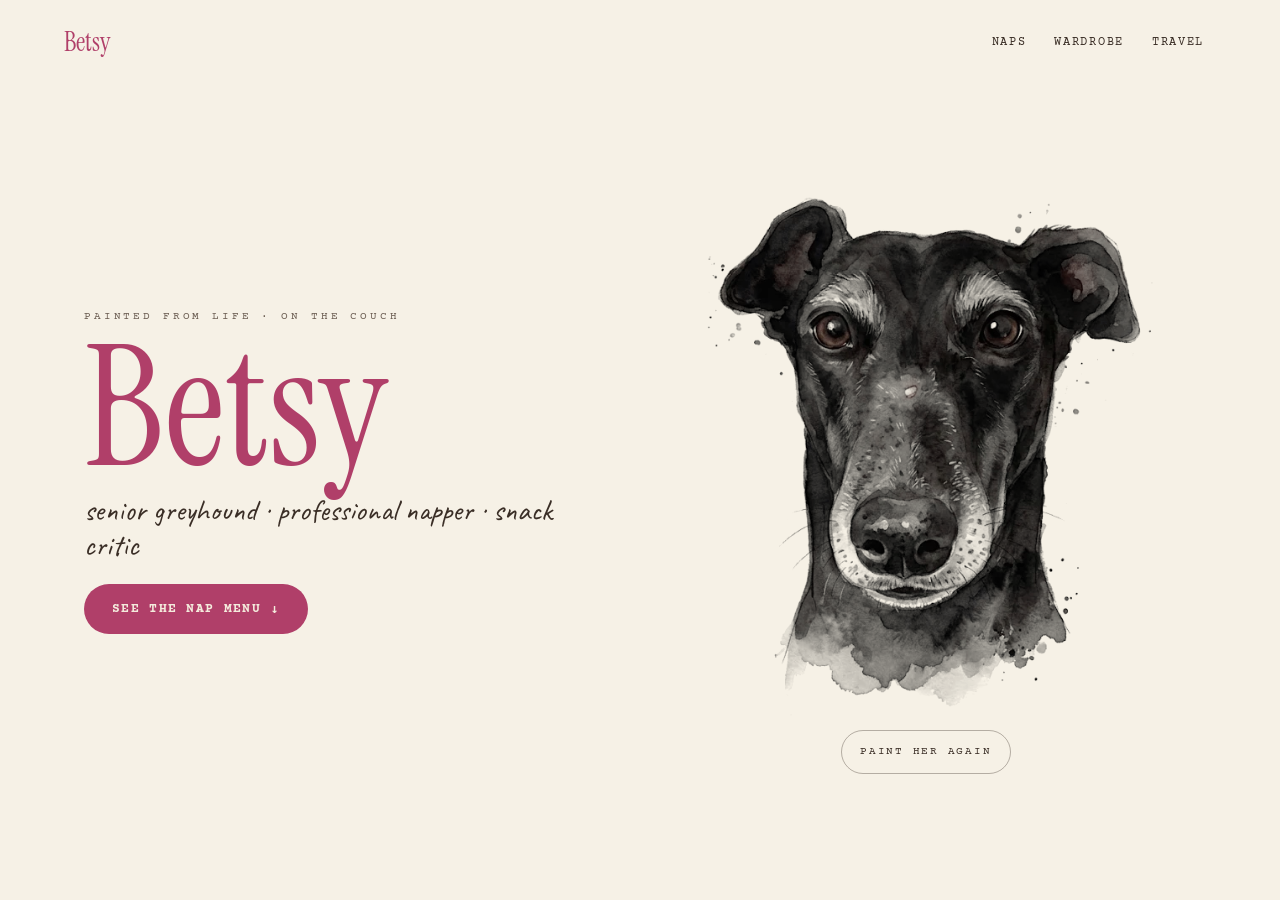
<file: index.html>
<!doctype html>
<html lang="en">
<head>
<meta charset="utf-8">
<meta name="viewport" content="width=device-width, initial-scale=1">
<title>Betsy the greyhound · naps, coats and dog-friendly travel</title>
<meta name="description" content="Betsy is a senior greyhound in Melbourne: professional napper, snack critic, coat model. Order a nap, browse her wardrobe, or see where a dog can travel from Melbourne.">
<meta name="google-site-verification" content="PAiFULerFOU8v6fp1ZDpnQahelsONByOuiNnCyM34SM">
<meta name="theme-color" content="#F4ECDD">
<meta property="og:type" content="website">
<meta property="og:title" content="Betsy the greyhound · naps, coats and dog-friendly travel">
<meta property="og:description" content="Betsy is a senior greyhound in Melbourne: professional napper, snack critic, coat model. Order a nap, browse her wardrobe, or see where a dog can travel from Melbourne.">
<meta property="og:url" content="https://betsy-site.pages.dev/">
<meta property="og:image" content="https://betsy-site.pages.dev/assets/img/og.jpg">
<meta property="og:image:width" content="1200">
<meta property="og:image:height" content="630">
<meta property="og:image:alt" content="Watercolor portrait of Betsy, a black senior greyhound">
<meta property="og:site_name" content="Betsy">
<meta name="twitter:image" content="https://betsy-site.pages.dev/assets/img/og.jpg">
<meta name="twitter:card" content="summary_large_image">
<link rel="canonical" href="https://betsy-site.pages.dev/">
<link rel="icon" href="data:image/svg+xml,%3Csvg xmlns='http://www.w3.org/2000/svg' viewBox='0 0 24 24'%3E%3Cg fill='%23B03F69'%3E%3Cellipse cx='12' cy='16' rx='5' ry='4.2'/%3E%3Cellipse cx='5.5' cy='10' rx='2.1' ry='2.7'/%3E%3Cellipse cx='9.5' cy='6.5' rx='2.1' ry='2.8'/%3E%3Cellipse cx='14.5' cy='6.5' rx='2.1' ry='2.8'/%3E%3Cellipse cx='18.5' cy='10' rx='2.1' ry='2.7'/%3E%3C/g%3E%3C/svg%3E">
<link rel="preconnect" href="https://fonts.googleapis.com">
<link rel="preconnect" href="https://fonts.gstatic.com" crossorigin>
<link href="https://fonts.googleapis.com/css2?family=Courier+Prime:wght@400;700&family=Caveat:wght@500;700&family=Instrument+Serif:ital@0;1&display=swap" rel="stylesheet">
<link rel="stylesheet" href="assets/style.css?v=3">
<script type="application/ld+json">{"@context": "https://schema.org", "@type": "WebSite", "name": "Betsy", "alternateName": "Betsy the greyhound", "url": "https://betsy-site.pages.dev/", "description": "Betsy is a senior greyhound in Melbourne: professional napper, snack critic, coat model. Order a nap, browse her wardrobe, or see where a dog can travel from Melbourne.", "inLanguage": "en-AU"}</script>
</head>
<body>
<div class="home">
  <nav class="nav" aria-label="Main">
    <a class="nav__brand" href="index.html">Betsy</a>
    <div class="nav__links">
      <a href="naps.html">Naps</a>
      <a href="wardrobe.html">Wardrobe</a>
      <a href="travel.html">Travel</a>
    </div>
  </nav>

  <main class="hero" id="hero">
    <div class="hero__text">
      <p class="kicker up" style="animation-delay:4.3s">painted from life · on the couch</p>
      <h1 class="up" style="animation-delay:4.5s">Betsy</h1>
      <p class="hand up" style="animation-delay:4.75s">senior greyhound · professional napper · snack critic</p>
      <a class="btn up" href="naps.html" style="animation-delay:5s">See the nap menu <span class="bob" aria-hidden="true">↓</span></a>
    </div>
    <div class="hero__art">
      <div id="portrait-slot"></div>
      <button class="btn btn--ghost" id="replay" type="button">paint her again</button>
    </div>
  </main>
</div>

<template id="portrait-tpl">
  <svg class="portrait" role="img" aria-label="Watercolor portrait of Betsy, painted in from top to bottom" viewBox="0 0 560 655">
    <defs>
      <filter id="rough" x="-20%" y="-20%" width="140%" height="140%">
        <feTurbulence type="fractalNoise" baseFrequency="0.035" numOctaves="3" seed="4" result="n"/>
        <feDisplacementMap in="SourceGraphic" in2="n" scale="26" xChannelSelector="R" yChannelSelector="G" result="d"/>
        <feGaussianBlur in="d" stdDeviation="2.5"/>
      </filter>
      <mask id="paint" maskUnits="userSpaceOnUse" x="0" y="0" width="560" height="655">
        <g filter="url(#rough)" class="strokes"></g>
        <rect class="all" x="0" y="0" width="560" height="655" fill="#fff"/>
      </mask>
    </defs>
    <image href="assets/img/betsy-watercolor.webp" x="0" y="0" width="560" height="655" mask="url(#paint)"/>
  </svg>
</template>

<script>
(function () {
  var NS = 'http://www.w3.org/2000/svg';
  function paint() {
    var slot = document.getElementById('portrait-slot');
    slot.innerHTML = '';
    slot.appendChild(document.getElementById('portrait-tpl').content.cloneNode(true));
    var g = slot.querySelector('.strokes');
    // horizontal brush sweeps, top to bottom
    for (var i = 0; i < 12; i++) {
      var y = 30 + i * 55, w = (i % 3 - 1) * 14;
      var d = i % 2 === 0
        ? 'M10,' + y + ' C190,' + (y + w) + ' 370,' + (y - w) + ' 550,' + (y + 6)
        : 'M550,' + y + ' C370,' + (y - w) + ' 190,' + (y + w) + ' 10,' + (y + 6);
      var p = document.createElementNS(NS, 'path');
      p.setAttribute('d', d);
      p.setAttribute('pathLength', '1');
      p.setAttribute('class', 's');
      p.style.strokeWidth = '92px';
      p.style.animationDelay = (0.2 + i * 0.3) + 's';
      g.appendChild(p);
    }
  }
  function restartText() {
    document.querySelectorAll('.hero__text .up').forEach(function (el) {
      el.style.animationName = 'none';
      void el.offsetWidth;
      el.style.animationName = '';
    });
  }
  paint();
  document.getElementById('replay').addEventListener('click', function () { paint(); restartText(); });
})();
</script>
</body>
</html>
</file>
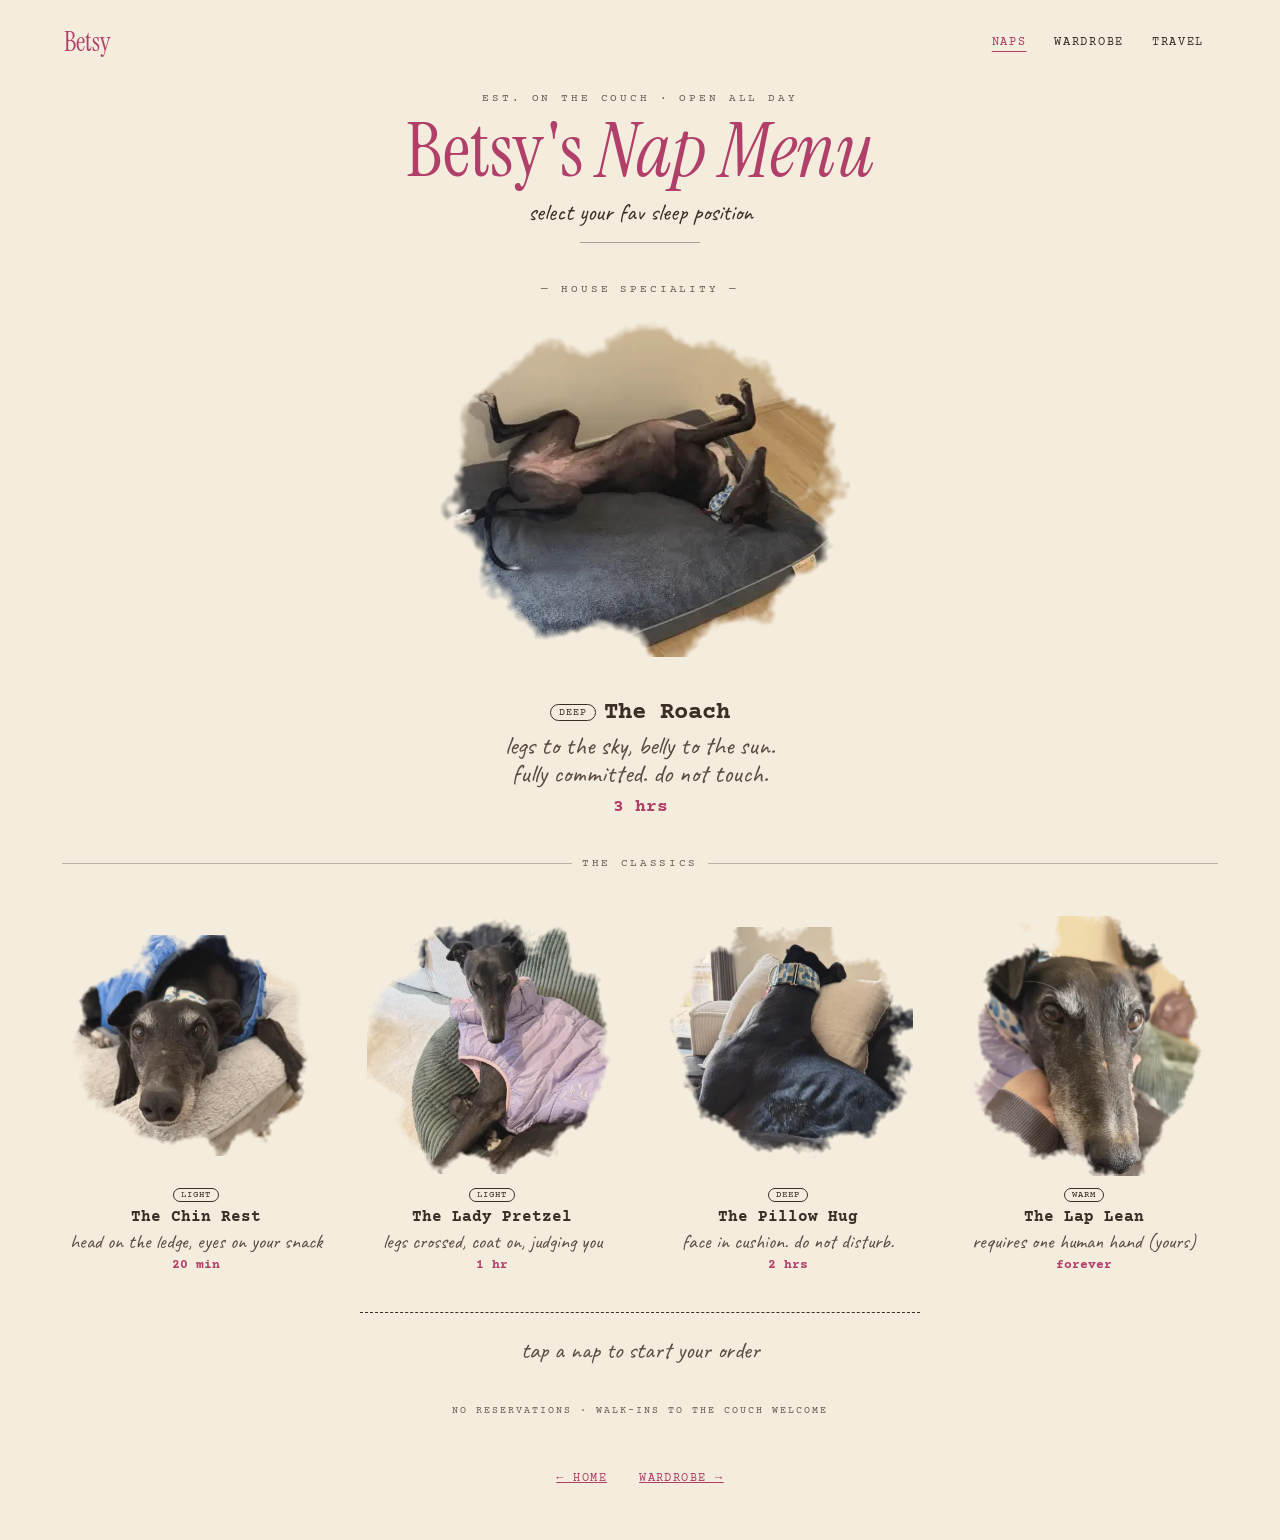
<file: naps.html>
<!doctype html>
<html lang="en">
<head>
<meta charset="utf-8">
<meta name="viewport" content="width=device-width, initial-scale=1">
<title>Betsy's Nap Menu · pick a greyhound sleep position</title>
<meta name="description" content="Pick your favourite Betsy sleep position, add a blanket or a belly rub, and get a printed nap receipt. The Roach, the Chin Rest, the Lady Pretzel and more.">
<meta name="theme-color" content="#F4ECDD">
<meta property="og:type" content="website">
<meta property="og:title" content="Betsy's Nap Menu · pick a greyhound sleep position">
<meta property="og:description" content="Pick your favourite Betsy sleep position, add a blanket or a belly rub, and get a printed nap receipt. The Roach, the Chin Rest, the Lady Pretzel and more.">
<meta property="og:url" content="https://betsy-site.pages.dev/naps">
<meta property="og:image" content="https://betsy-site.pages.dev/assets/img/og.jpg">
<meta property="og:image:width" content="1200">
<meta property="og:image:height" content="630">
<meta property="og:image:alt" content="Watercolor portrait of Betsy, a black senior greyhound">
<meta property="og:site_name" content="Betsy">
<meta name="twitter:image" content="https://betsy-site.pages.dev/assets/img/og.jpg">
<meta name="twitter:card" content="summary_large_image">
<link rel="canonical" href="https://betsy-site.pages.dev/naps">
<link rel="icon" href="data:image/svg+xml,%3Csvg xmlns='http://www.w3.org/2000/svg' viewBox='0 0 24 24'%3E%3Cg fill='%23B03F69'%3E%3Cellipse cx='12' cy='16' rx='5' ry='4.2'/%3E%3Cellipse cx='5.5' cy='10' rx='2.1' ry='2.7'/%3E%3Cellipse cx='9.5' cy='6.5' rx='2.1' ry='2.8'/%3E%3Cellipse cx='14.5' cy='6.5' rx='2.1' ry='2.8'/%3E%3Cellipse cx='18.5' cy='10' rx='2.1' ry='2.7'/%3E%3C/g%3E%3C/svg%3E">
<link rel="preconnect" href="https://fonts.googleapis.com">
<link rel="preconnect" href="https://fonts.gstatic.com" crossorigin>
<link href="https://fonts.googleapis.com/css2?family=Courier+Prime:wght@400;700&family=Caveat:wght@500;700&family=Instrument+Serif:ital@0;1&display=swap" rel="stylesheet">
<link rel="stylesheet" href="assets/style.css?v=3">
</head>
<body>
<nav class="nav" aria-label="Main">
  <a class="nav__brand" href="index.html">Betsy</a>
  <div class="nav__links">
    <a href="naps.html" aria-current="page">Naps</a>
    <a href="wardrobe.html">Wardrobe</a>
    <a href="travel.html">Travel</a>
  </div>
</nav>

<main class="col col--wide">
  <header class="page-head">
    <p class="kicker">est. on the couch · open all day</p>
    <h1>Betsy's <em>Nap Menu</em></h1>
    <p class="hand">select your fav sleep position</p>
    <div class="rule"></div>
  </header>

  <section class="hero-nap" id="hero" aria-label="Featured nap"></section>

  <div class="divider"><span>the classics</span></div>

  <section class="nap-grid" id="grid" aria-label="Classic sleep positions"></section>

  <section class="order" id="order" aria-label="Your order" aria-live="polite"></section>

  <p class="tiny" style="text-align:center">no reservations · walk-ins to the couch welcome</p>
  <div class="foot-links">
    <a href="index.html">← home</a>
    <a href="wardrobe.html">wardrobe →</a>
  </div>
</main>

<script>
(function () {
  var NAPS = {
    roach:   { name: 'The Roach', tag: 'deep', desc: 'legs to the sky, belly to the sun.', more: 'fully committed. do not touch.', mins: 180, img: 'roach.webp', alt: 'Betsy asleep on her back, legs in the air' },
    chin:    { name: 'The Chin Rest', tag: 'light', desc: 'head on the ledge, eyes on your snack', mins: 20, img: 'chin.webp', alt: 'Betsy in a blue coat resting her chin on the edge of her bed' },
    pretzel: { name: 'The Lady Pretzel', tag: 'light', desc: 'legs crossed, coat on, judging you', mins: 60, img: 'pretzel.webp', alt: 'Betsy in a lilac puffer lying with her long legs crossed' },
    pillow:  { name: 'The Pillow Hug', tag: 'deep', desc: 'face in cushion. do not disturb.', mins: 120, img: 'pillow.webp', alt: 'Betsy with her face pressed into a couch cushion' },
    lap:     { name: 'The Lap Lean', tag: 'warm', desc: 'requires one human hand (yours)', mins: null, img: 'lap.webp', alt: 'Close-up of Betsy leaning her head into a hand' }
  };
  var ADDONS = [
    { id: 'blanket', label: 'blanket', mins: 30, note: '+30 min, tucked in' },
    { id: 'belly', label: 'belly rub', mins: 15, note: '+15 min of bliss' },
    { id: 'coat', label: 'coat on', mins: 20, note: '+20 min, extra cosy' },
    { id: 'snack', label: 'snack after', mins: 0, note: 'free (she insists)' }
  ];
  var state = { picked: null, placed: false, addons: { snack: true } };

  function fmt(m) {
    if (m === null) return 'forever';
    var h = Math.floor(m / 60), r = m % 60;
    if (!h) return r + ' min';
    return h + (h === 1 ? ' hr' : ' hrs') + (r ? ' ' + r + ' min' : '');
  }
  function esc(s) { return String(s).replace(/[&<>"]/g, function (c) { return { '&': '&amp;', '<': '&lt;', '>': '&gt;', '"': '&quot;' }[c]; }); }

  var ORDER = ['roach', 'chin', 'pretzel', 'pillow', 'lap'];
  var hero = document.getElementById('hero'), grid = document.getElementById('grid');

  var FX = '<span class="z" style="left:62%;top:32%;font-size:20px;animation-delay:0s">z</span>' +
           '<span class="z" style="left:70%;top:24%;font-size:26px;animation-delay:.8s">z</span>' +
           '<span class="z" style="left:78%;top:16%;font-size:34px;animation-delay:1.6s">Z</span>' +
           '<span class="stamp-yes" aria-hidden="true">yes!</span>';

  function napBtn(id, on, lazy) {
    var n = NAPS[id];
    return '<button class="nap-btn" type="button" data-nap="' + id + '" aria-pressed="' + on + '" aria-label="Choose ' + esc(n.name) + '">' +
      '<img src="assets/img/' + n.img + '" alt="' + esc(n.alt) + '"' + (lazy ? ' loading="lazy"' : '') + '>' +
      '<span class="fx">' + (on ? FX : '') + '</span></button>';
  }

  // the picked nap takes the big spot at the top; everything else sits in the grid
  function renderPicks(animate) {
    var featured = state.picked || 'roach', n = NAPS[featured], on = !!state.picked;
    hero.dataset.nap = featured;
    hero.innerHTML = '<div class="hero-nap__inner' + (animate ? ' pop' : '') + '">' +
      '<p class="kicker">' + (on ? '— your pick —' : '— house speciality —') + '</p>' +
      napBtn(featured, on, false) +
      '<p class="flip-note" aria-live="polite">' + (on && featured === 'roach' ? "look, now she's the right way up" : '') + '</p>' +
      '<div class="nap-title"><span class="pill">' + n.tag + '</span><h2>' + esc(n.name) + '</h2></div>' +
      '<p class="nap-desc">' + esc(n.desc) + (n.more ? '<br>' + esc(n.more) : '') + '</p>' +
      '<p class="nap-time">' + fmt(n.mins) + '</p></div>';
    if (on && featured !== 'roach') {
      var img = hero.querySelector('img');
      requestAnimationFrame(function () { img.classList.add('wiggle'); });
    }
    if (on && featured === 'roach') {
      var r = hero.querySelector('img');
      requestAnimationFrame(function () { requestAnimationFrame(function () { r.classList.add('flipped'); }); });
    }
    grid.innerHTML = ORDER.filter(function (id) { return id !== featured; }).map(function (id) {
      var c = NAPS[id];
      return '<div class="nap-card">' + napBtn(id, false, true) +
        '<span class="pill">' + c.tag + '</span><h3>' + esc(c.name) + '</h3>' +
        '<p class="nap-desc">' + esc(c.desc) + '</p><p class="nap-time">' + fmt(c.mins) + '</p></div>';
    }).join('');
  }

  function totals() {
    var base = state.picked ? NAPS[state.picked].mins : 0, extra = 0, lines = [];
    ADDONS.forEach(function (a) {
      if (state.addons[a.id]) { extra += a.mins; lines.push({ label: a.label, amount: a.mins ? '+' + a.mins + ' min' : 'free' }); }
    });
    return { base: base, total: base === null ? null : base + extra, lines: lines };
  }

  var PAW = '<svg viewBox="0 0 24 24" width="28" height="28" aria-hidden="true"><g fill="currentColor"><ellipse cx="12" cy="16" rx="5" ry="4.2"/><ellipse cx="5.5" cy="10" rx="2.1" ry="2.7"/><ellipse cx="9.5" cy="6.5" rx="2.1" ry="2.8"/><ellipse cx="14.5" cy="6.5" rx="2.1" ry="2.8"/><ellipse cx="18.5" cy="10" rx="2.1" ry="2.7"/></g></svg>';

  function renderOrder() {
    var el = document.getElementById('order');
    if (!state.picked) { el.innerHTML = '<p class="order__empty">tap a nap to start your order</p>'; return; }
    var nap = NAPS[state.picked], t = totals();
    if (!state.placed) {
      el.innerHTML = '<div class="pop" style="width:100%;display:flex;flex-direction:column;align-items:center;gap:14px">' +
        '<p class="kicker">your nap</p><p class="order__name">' + esc(nap.name) + '</p>' +
        '<p class="kicker" style="margin-top:4px">— add-ons —</p>' +
        '<div class="addons">' + ADDONS.map(function (a) {
          var on = !!state.addons[a.id];
          return '<button class="addon" type="button" data-addon="' + a.id + '" aria-pressed="' + on + '"><b>' + (on ? '✓ ' : '+ ') + a.label + '</b><span>' + a.note + '</span></button>';
        }).join('') + '</div>' +
        '<p class="total">total nap: <strong>' + fmt(t.total) + '</strong></p>' +
        '<button class="btn" type="button" data-action="place">Place order</button></div>';
      return;
    }
    var no = Math.floor(100 + Math.random() * 900);
    el.innerHTML = '<div style="width:100%;display:flex;flex-direction:column;align-items:center;gap:16px">' +
      '<div class="printer" aria-hidden="true"></div>' +
      '<div class="receipt" role="group" aria-label="Your nap receipt">' +
        '<p class="receipt__head">BETSY\'S NAP CO.</p>' +
        '<p class="receipt__meta">the couch, by the window · order #' + no + '</p><hr>' +
        '<div class="row" style="font-weight:700"><span>1 × ' + esc(nap.name) + '</span><span>' + fmt(t.base) + '</span></div>' +
        t.lines.map(function (l) { return '<div class="row sub"><span>+ ' + l.label + '</span><span>' + l.amount + '</span></div>'; }).join('') +
        '<hr><div class="row" style="font-weight:700;font-size:14px"><span>TOTAL NAP</span><span>' + fmt(t.total) + '</span></div>' +
        '<div class="row"><span>paid in</span><span>treats</span></div><hr>' +
        '<p class="receipt__thanks">tip in snacks, please.<br>thank you, come nap again</p>' +
        '<div class="paw-stamp">' + PAW + '<span>APPROVED</span></div>' +
      '</div>' +
      '<p class="asleep pop">Betsy is already asleep.</p>' +
      '<button class="btn btn--ghost" type="button" data-action="reset">order another nap</button></div>';
  }

  document.addEventListener('click', function (e) {
    var nap = e.target.closest('[data-nap]');
    if (nap) {
      var fromGrid = !nap.closest('#hero');
      state.picked = nap.dataset.nap; state.placed = false;
      renderPicks(fromGrid); renderOrder();
      var btn = hero.querySelector('.nap-btn');
      btn.focus({ preventScroll: true });
      if (fromGrid) hero.scrollIntoView({ behavior: 'smooth', block: 'start' });
      return;
    }
    var add = e.target.closest('[data-addon]');
    if (add) { state.addons[add.dataset.addon] = !state.addons[add.dataset.addon]; renderOrder(); document.querySelector('[data-addon="' + add.dataset.addon + '"]').focus(); return; }
    var act = e.target.closest('[data-action]');
    if (!act) return;
    if (act.dataset.action === 'place') { state.placed = true; renderOrder(); }
    if (act.dataset.action === 'reset') {
      state = { picked: null, placed: false, addons: { snack: true } };
      renderPicks(); renderOrder();
      window.scrollTo({ top: 0, behavior: 'smooth' });
    }
  });

  renderPicks(); renderOrder();
})();
</script>
</body>
</html>
</file>
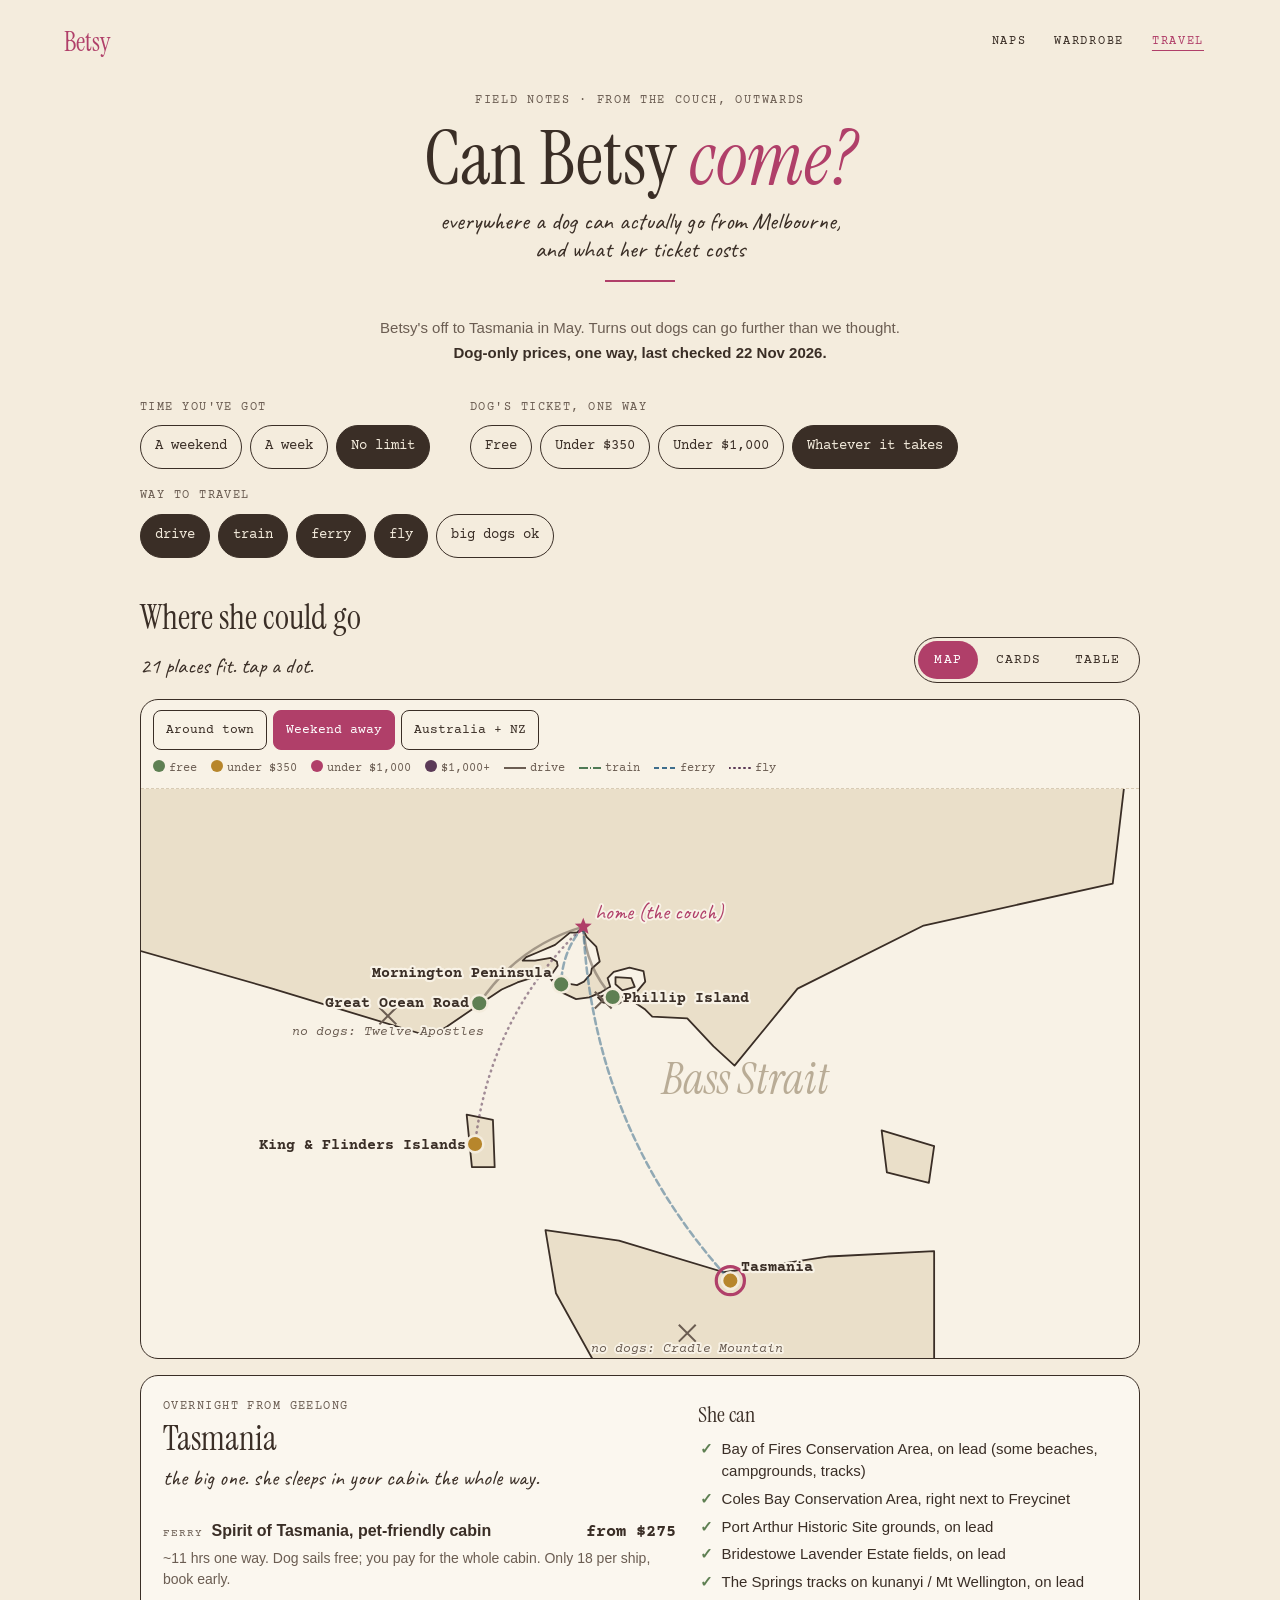
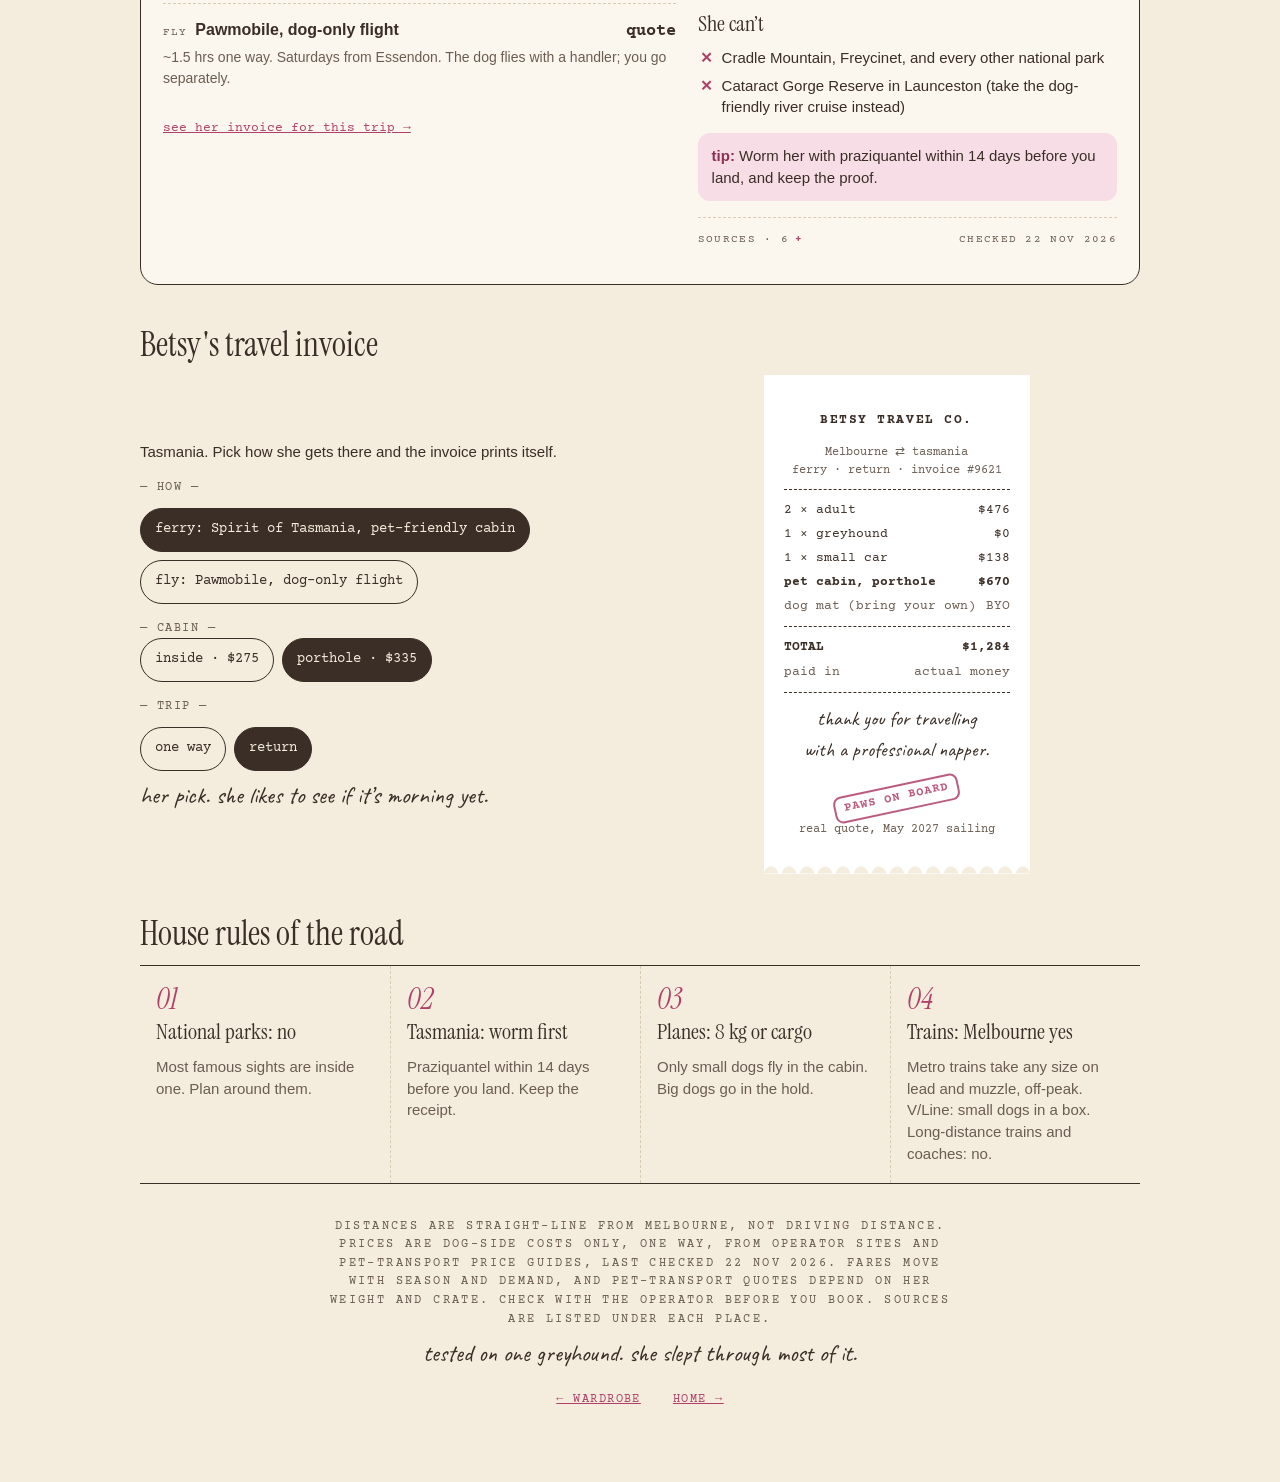
<file: travel.html>
<!doctype html>
<html lang="en">
<head>
<meta charset="utf-8">
<meta name="viewport" content="width=device-width, initial-scale=1">
<title>Can Betsy come? Where a dog can go from Melbourne</title>
<meta name="description" content="An explore map of where you can actually take a dog from Melbourne, how to get there, and what the dog's ticket costs.">
<meta name="theme-color" content="#F4ECDD">
<meta property="og:type" content="website">
<meta property="og:title" content="Can Betsy come?">
<meta property="og:description" content="Where a dog can actually go from Melbourne, and what it costs.">
<meta property="og:url" content="https://betsy-site.pages.dev/travel">
<meta property="og:image" content="https://betsy-site.pages.dev/assets/img/og.jpg">
<meta property="og:image:width" content="1200">
<meta property="og:image:height" content="630">
<meta property="og:image:alt" content="Watercolor portrait of Betsy, a black senior greyhound">
<meta property="og:site_name" content="Betsy">
<meta name="twitter:image" content="https://betsy-site.pages.dev/assets/img/og.jpg">
<meta name="twitter:card" content="summary_large_image">
<link rel="canonical" href="https://betsy-site.pages.dev/travel">
<link rel="icon" href="data:image/svg+xml,%3Csvg xmlns='http://www.w3.org/2000/svg' viewBox='0 0 24 24'%3E%3Cg fill='%23B03F69'%3E%3Cellipse cx='12' cy='16' rx='5' ry='4.2'/%3E%3Cellipse cx='5.5' cy='10' rx='2.1' ry='2.7'/%3E%3Cellipse cx='9.5' cy='6.5' rx='2.1' ry='2.8'/%3E%3Cellipse cx='14.5' cy='6.5' rx='2.1' ry='2.8'/%3E%3Cellipse cx='18.5' cy='10' rx='2.1' ry='2.7'/%3E%3C/g%3E%3C/svg%3E">
<link rel="preconnect" href="https://fonts.googleapis.com">
<link rel="preconnect" href="https://fonts.gstatic.com" crossorigin>
<link href="https://fonts.googleapis.com/css2?family=Courier+Prime:wght@400;700&family=Caveat:wght@500;700&family=Instrument+Serif:ital@0;1&display=swap" rel="stylesheet">
<script>document.documentElement.classList.add('js')</script>
<link rel="stylesheet" href="assets/style.css?v=3">
<style>
/* Travel-page styles. Shared tokens, nav and footer links come from assets/style.css. */
:root{
  --land:#EADFC9; --line:#D8CBB4;
  --t1:#5E7F52; --t2:#B7862C; --t3:#B03F69; --t4:#5B3A57;
  --text:-apple-system,BlinkMacSystemFont,'Segoe UI',Roboto,'Helvetica Neue',Arial,sans-serif;
}
body{font-size:15px;line-height:1.55}
/* plain-HTML copy of the data for crawlers (scripts/prerender.mjs); hidden once JS is running */
.js .prerender{display:none}
.prerender article{border-top:1px dashed var(--line);padding:12px 0}
.prerender h3{font-family:var(--serif);font-weight:400;font-size:26px;margin:0}
.prerender h4{font-size:12px;letter-spacing:.1em;text-transform:uppercase;color:var(--muted);margin:10px 0 4px}
.prerender ul{margin:0;padding-left:18px;font-family:var(--text)}

.tr{max-width:1040px;margin:0 auto;padding:0 20px 60px;display:flex;flex-direction:column;gap:34px}
.tr-head{text-align:center;display:flex;flex-direction:column;align-items:center;gap:6px;padding-top:8px}
.tr-kicker{font-size:12px;letter-spacing:.14em;text-transform:uppercase;color:var(--muted);margin:0}
.tr-head h1{font-family:var(--serif);font-weight:400;font-size:clamp(44px,8vw,76px);line-height:1;margin:4px 0}
.tr-head h1 em{color:var(--pink)}
.tr-hand{font-family:var(--hand);font-size:24px;line-height:1.2;color:var(--ink);margin:0}
.tr-rule{width:70px;height:2px;background:var(--pink);margin-top:10px}
.tr-lede{max-width:640px;margin:0 auto;text-align:center;color:var(--muted)}
.tr-lede b{color:var(--ink);display:block;margin-top:2px}

/* filters */
.tr-filters{display:flex;flex-wrap:wrap;gap:18px 40px}
.tr-fgroup{display:flex;flex-direction:column;gap:8px}
.tr-fgroup > span{font-size:12px;letter-spacing:.12em;text-transform:uppercase;color:var(--muted)}
.tr-chips{display:flex;flex-wrap:wrap;gap:8px}
.chip{font:inherit;font-size:14px;background:transparent;color:var(--ink);border:1.5px solid var(--ink);border-radius:999px;padding:9px 14px;min-height:44px;cursor:pointer}
.chip[aria-pressed="true"]{background:var(--ink);color:var(--paper)}
.chip:focus-visible,.dest-card:focus-visible,.viewbtn:focus-visible{outline:3px solid var(--pink);outline-offset:2px}

/* map */
.tr-mapwrap{position:relative;background:#F8F2E6;border:1.5px solid var(--ink);border-radius:18px;overflow:hidden}
.tr-mapbar{display:flex;justify-content:space-between;align-items:center;gap:10px;padding:10px 12px;border-bottom:1.5px dashed var(--line);flex-wrap:wrap}
.viewbtns{display:flex;gap:6px}
.viewbtn{font:inherit;font-size:13px;white-space:nowrap;border:1.5px solid var(--ink);background:transparent;color:var(--ink);border-radius:8px;padding:8px 12px;min-height:40px;cursor:pointer}
.viewbtn[aria-pressed="true"]{background:var(--pink);border-color:var(--pink);color:#fff}
.legend{display:flex;gap:14px;flex-wrap:wrap;font-size:12px;color:var(--muted);align-items:center}
.legend i{display:inline-block;width:12px;height:12px;border-radius:50%;vertical-align:-1px;margin-right:4px}
.legend svg{vertical-align:middle;margin-right:4px}
#map{display:block;width:100%;height:auto;touch-action:manipulation;-webkit-user-select:none;user-select:none;-webkit-tap-highlight-color:transparent}
#map text{pointer-events:none}
#map .mk text{pointer-events:auto}
#map .land{fill:var(--land);stroke:var(--ink);stroke-linejoin:round}
#map .route{fill:none;stroke-linecap:round;opacity:.55}
#map .route.drive{stroke:var(--muted)}
#map .route.ferry{stroke:#3F6E8C}
#map .route.fly{stroke:var(--t4)}
#map .route.train{stroke:#4F7A55}
#map .mk{cursor:pointer}
#map .mk circle.dot{stroke:var(--paper)}
#map .mk.sel circle.halo{fill:none;stroke:var(--pink);opacity:1}
#map .mk circle.halo{opacity:0}
#map .mk.dim{opacity:.18}
#map .mk text{font-family:var(--mono);fill:var(--ink);paint-order:stroke;stroke:#F8F2E6;stroke-linejoin:round}
#map .home text{font-family:var(--hand);fill:var(--pink);paint-order:stroke;stroke:#F8F2E6}
#map .nogo text{font-family:var(--mono);fill:var(--muted);font-style:italic;paint-order:stroke;stroke:#F8F2E6}
#map .nogo path{stroke:var(--muted)}
#map .sea{font-family:var(--serif);font-style:italic;fill:#B9AC96}
#map .mk:focus{outline:none}
#map .mk:focus-visible circle.halo{opacity:1;stroke:var(--ink)}

/* detail */
.tr-detail{display:grid;grid-template-columns:1.1fr .9fr;gap:22px;border:1.5px solid var(--ink);border-radius:18px;padding:22px;background:#FBF7EF}
.tr-detail h2{font-family:var(--serif);font-weight:400;font-size:38px;line-height:1.05;margin:0}
.tr-detail .where{font-size:12px;letter-spacing:.12em;text-transform:uppercase;color:var(--muted);margin:0 0 4px}
.tr-detail .blurb{font-family:var(--hand);font-size:22px;line-height:1.2;margin:8px 0 14px}
.opt{display:grid;grid-template-columns:1fr auto;gap:2px 16px;align-items:baseline;padding:14px 0;border-top:1px dashed var(--line)}
.opt:first-of-type{border-top:0}
.opt .mode{font-size:11px;letter-spacing:.1em;text-transform:uppercase;border:1px solid currentColor;border-radius:999px;padding:1px 8px}
.opt .mode.drive{color:var(--muted)} .opt .mode.train{color:#4F7A55} .opt .mode.ferry{color:#3F6E8C} .opt .mode.fly{color:var(--t4)}
.opt .what{font-family:var(--text);font-weight:600;font-size:16px}
.opt .what small{font-family:var(--mono);font-weight:400;font-size:11px;letter-spacing:.1em;text-transform:uppercase;color:var(--muted);margin-right:8px}
.opt .cost{font-weight:700;font-size:17px;color:var(--ink);text-align:right;white-space:nowrap}
.opt .note{grid-column:1 / 3;font-size:14px;color:var(--muted);line-height:1.45}
.opt .nf{display:block;margin-top:4px;font-size:13px;font-style:italic}
.opt .nb{display:block;margin-top:4px;color:var(--pink-dark);font-weight:600}
.opt .nb.maybe{color:#7A5A16}
.yesno h3{font-family:var(--serif);font-weight:400;font-size:22px;margin:0 0 6px}
.yesno ul{margin:0 0 14px;padding-left:0;list-style:none;display:flex;flex-direction:column;gap:6px}
.yesno li{padding-left:24px;position:relative;font-size:15px;line-height:1.45}
.yesno .yes li::before{content:"✓";position:absolute;left:2px;color:var(--t1);font-weight:700}
.yesno .no li::before{content:"✕";position:absolute;left:2px;color:var(--pink);font-weight:700}
.tip{background:var(--pink-soft);border-radius:12px;padding:12px 14px;font-size:15px;line-height:1.45}
.tip b{color:var(--pink-dark)}
.srcs{margin-top:16px;border-top:1px dashed var(--line)}
.srcs summary{list-style:none;cursor:pointer;display:flex;justify-content:space-between;align-items:center;gap:10px;min-height:44px;font-size:11px;letter-spacing:.12em;text-transform:uppercase;color:var(--muted)}
.srcs summary::-webkit-details-marker{display:none}
.srcs summary .lbl::after{content:"+";display:inline-block;width:1em;margin-left:6px;color:var(--pink);font-weight:700}
.srcs[open] summary .lbl::after{content:"\2212"}
.srcs summary:focus-visible{outline:3px solid var(--pink);outline-offset:2px}
.srcs ul{margin:0 0 4px!important;gap:10px!important}
.yesno .srcs li{padding-left:0;font-size:14px;line-height:1.35;display:flex;flex-direction:column;gap:1px}
.srcs .pub{font-family:var(--mono);font-size:10px;letter-spacing:.12em;text-transform:uppercase;color:var(--muted)}
.srcs a{color:var(--ink);text-decoration:none;border-bottom:1px solid var(--line)}
.srcs a:hover{color:var(--pink);border-bottom-color:var(--pink)}
.srcs a::after{content:" \2197";color:var(--muted);font-size:12px}

/* list */
.tr-explore h2,.tr-section h2{font-family:var(--serif);font-weight:400;font-size:34px;margin:0 0 4px}
.tr-count{font-family:var(--hand);font-size:22px;margin:0}
.tr-explore{display:flex;flex-direction:column;gap:16px}
.tr-exbar{display:flex;flex-wrap:wrap;justify-content:space-between;align-items:flex-end;gap:12px 20px}
.tr-exctl{display:flex;flex-wrap:wrap;align-items:center;gap:12px}
.seg{display:inline-flex;border:1.5px solid var(--ink);border-radius:999px;padding:3px;gap:2px}
.seg button{font:inherit;font-size:13px;letter-spacing:.08em;text-transform:uppercase;background:transparent;color:var(--ink);border:0;border-radius:999px;padding:0 16px;min-height:38px;cursor:pointer}
.seg button[aria-pressed="true"]{background:var(--pink);color:#fff}
.seg button:focus-visible{outline:3px solid var(--pink);outline-offset:2px}
#grid.cards{display:grid;grid-template-columns:repeat(auto-fill,minmax(240px,1fr));gap:14px}
.dest-card{font:inherit;text-align:left;background:#FBF7EF;border:1.5px solid var(--ink);border-radius:14px;padding:14px 16px 12px;cursor:pointer;color:var(--ink);display:flex;flex-direction:column;gap:4px;min-height:44px}
.dest-card:hover{background:#fff}
.dest-card[aria-current="true"]{border-color:var(--pink);box-shadow:0 0 0 2px var(--pink) inset}
.dest-card .top{display:flex;justify-content:space-between;align-items:center;gap:8px;font-size:11px;letter-spacing:.12em;text-transform:uppercase;color:var(--muted);margin-bottom:2px}
.dest-card .mode{font-size:10px;letter-spacing:.1em;border:1px solid currentColor;border-radius:999px;padding:1px 8px}
.dest-card .mode.drive{color:var(--muted)} .dest-card .mode.train{color:#4F7A55} .dest-card .mode.ferry{color:#3F6E8C} .dest-card .mode.fly{color:var(--t4)}
.dest-card .nm{font-family:var(--serif);font-size:26px;line-height:1.05}
.dest-card .meta{font-size:14px;color:var(--muted);line-height:1.35}
.dest-card .foot{margin-top:auto;padding-top:10px;border-top:1px dashed var(--line);display:flex;align-items:baseline;justify-content:space-between;gap:8px;flex-wrap:wrap}
.dest-card .price{font-weight:700;font-size:20px;white-space:nowrap}
.dest-card .price small{font-weight:400;font-size:12px;color:var(--muted);margin-left:6px;letter-spacing:.04em}
.dest-card .price.q{font-size:14px;white-space:normal}
.dest-card .unit{font-size:11px;letter-spacing:.1em;text-transform:uppercase;color:var(--muted);white-space:nowrap}
.dest-card .nb{font-family:var(--text);font-size:13px;font-weight:600;color:var(--pink-dark)}
.tr-sort{font-size:13px;color:var(--muted);display:flex;align-items:center;gap:6px}
.tr-sort select{font:inherit;font-size:14px;color:var(--ink);background:transparent;border:1.5px solid var(--ink);border-radius:8px;padding:8px 10px;min-height:44px}
.tbl-wrap{overflow-x:auto;border:1.5px solid var(--ink);border-radius:14px}
.tbl{width:100%;border-collapse:collapse;font-size:15px;min-width:640px}
.tbl .nb{color:var(--pink-dark);font-weight:600;font-size:14px} .tbl .nb.maybe{color:#7A5A16}
.tbl th{text-align:left;font-size:11px;letter-spacing:.1em;text-transform:uppercase;color:var(--muted);font-weight:400;padding:10px 12px;border-bottom:1.5px solid var(--ink);background:#FBF7EF;position:sticky;top:0}
.tbl td{padding:12px;border-bottom:1px dashed var(--line);vertical-align:top}
.tbl tr:last-child td{border-bottom:0}
.tbl tbody tr{cursor:pointer}
.tbl tbody tr:hover,.tbl tbody tr:focus-visible{background:#FBF7EF;outline:none}
.tbl tbody tr[aria-current="true"]{background:var(--pink-soft)}
.tbl .nm{font-family:var(--serif);font-size:20px;line-height:1.1}
.tbl .cost{font-weight:700;color:var(--ink);white-space:nowrap}
.tbl .mode{font-size:11px;letter-spacing:.1em;text-transform:uppercase;border:1px solid currentColor;border-radius:999px;padding:1px 8px;white-space:nowrap}
.tbl .mode.drive{color:var(--muted)} .tbl .mode.train{color:#4F7A55} .tbl .mode.ferry{color:#3F6E8C} .tbl .mode.fly{color:var(--t4)}
.tbl .sub{font-size:12px;color:var(--muted)}
.betsy{display:inline-block;font-size:12px;font-weight:700;border-radius:6px;padding:1px 7px;margin:0 6px 2px 0}
.betsy.no{background:var(--pink-soft);color:var(--pink-dark)}
.betsy.maybe{background:#F3E6C8;color:#7A5A16}
.opt .note,.yesno li,.tip,.dest-card .meta,.tbl td,.tr-lede,.rule-card p,.tr-receipt-copy p:not(.kick):not(.tr-hand){font-family:var(--text)}
.tr-empty{font-family:var(--hand);font-size:24px;text-align:center;color:var(--muted)}

/* receipt */
.tr-receipt-wrap{display:grid;grid-template-columns:1fr 1fr;gap:26px;align-items:center}
.receipt2{background:#fff;max-width:340px;margin:0 auto;padding:22px 20px 26px;font-size:13px;box-shadow:0 8px 24px rgba(58,46,38,.12);position:relative;
  -webkit-mask:radial-gradient(circle 7px at 50% 100%,#0000 98%,#000) 50% 100% / 18px 100% repeat-x;mask:radial-gradient(circle 7px at 50% 100%,#0000 98%,#000) 50% 100% / 18px 100% repeat-x}
.receipt2 .hd{text-align:center;font-weight:700;letter-spacing:.12em}
.receipt2 .mt{text-align:center;color:var(--muted);font-size:12px;margin:2px 0 8px}
.receipt2 hr{border:0;border-top:1.5px dashed var(--ink);margin:8px 0}
.receipt2 .row{display:flex;justify-content:space-between;gap:10px;padding:2px 0}
.receipt2 .row.b{font-weight:700}
.receipt2 .row span:last-child{white-space:nowrap;text-align:right}
.receipt2 .row.sub{color:var(--muted)}
.receipt2 .ty{text-align:center;margin-top:10px;font-family:var(--hand);font-size:20px}
.receipt2 .stamp.rej{border-color:var(--ink);color:var(--ink)}
.opt .inv,.tr-detail .inv{margin-top:10px;font:inherit;font-family:var(--mono);font-size:13px;background:transparent;border:0;color:var(--pink);text-decoration:underline;cursor:pointer;padding:6px 0;min-height:32px;justify-self:start}
.receipt2 .stamp{display:block;width:fit-content;margin:14px auto 0;transform:rotate(-12deg);border:2px solid var(--pink);color:var(--pink);border-radius:8px;padding:2px 8px;font-weight:700;letter-spacing:.1em;font-size:12px;opacity:.85}
.tr-receipt-copy{display:flex;flex-direction:column;gap:10px}
.tr-receipt-copy p{margin:0}
.tr-receipt-copy .kick{font-size:12px;letter-spacing:.12em;text-transform:uppercase;color:var(--muted);margin-top:6px}
@media (prefers-reduced-motion:no-preference){.receipt2.print{animation:tr-print .45s ease}@keyframes tr-print{from{transform:translateY(-10px);opacity:.3}to{transform:none;opacity:1}}}

/* rules */
.rules{display:grid;grid-template-columns:repeat(4,1fr);gap:0;border-top:1.5px solid var(--ink);border-bottom:1.5px solid var(--ink)}
@media (max-width:760px){.rules{grid-template-columns:1fr 1fr}}
.rule-card{padding:18px 16px;border-left:1px dashed var(--line);display:flex;flex-direction:column;gap:6px}
.rule-card:first-child{border-left:0}
.rule-card .rn{font-family:var(--serif);font-style:italic;font-size:30px;line-height:1;color:var(--pink)}
.rule-card h3{font-family:var(--serif);font-weight:400;font-size:22px;margin:0 0 6px;line-height:1.1}
.rule-card p{margin:0;font-size:15px;line-height:1.45;color:var(--muted)}

.tr-foot{text-align:center;display:flex;flex-direction:column;gap:10px;align-items:center}
.tr-foot .tiny{font-size:12px;color:var(--muted);max-width:640px}

@media (max-width:760px){
  .tr-detail,.tr-receipt-wrap{grid-template-columns:1fr}
  .viewbtn .lg{display:none}
  .viewbtn{padding:8px 10px}
  .legend{flex-wrap:nowrap;overflow-x:auto;white-space:nowrap;width:100%;scrollbar-width:none;padding-bottom:2px}
  .legend::-webkit-scrollbar{display:none}
  .tr-filters{flex-direction:column}
  .tr-detail{padding:16px}
}
@media (prefers-reduced-motion:no-preference){
  #map .mk circle.halo{transition:opacity .2s}
  .tr-detail.pop{animation:tr-pop .35s ease}
  @keyframes tr-pop{from{transform:translateY(6px);opacity:.4}to{transform:none;opacity:1}}
}
</style>
</head>
<body>
<nav class="nav" aria-label="Main">
  <a class="nav__brand" href="index.html">Betsy</a>
  <div class="nav__links">
    <a href="naps.html">Naps</a>
    <a href="wardrobe.html">Wardrobe</a>
    <a href="travel.html" aria-current="page">Travel</a>
  </div>
</nav>

<main class="tr">
  <header class="tr-head">
    <p class="tr-kicker">field notes · from the couch, outwards</p>
    <h1>Can Betsy <em>come?</em></h1>
    <p class="tr-hand">everywhere a dog can actually go from Melbourne,<br>and what her ticket costs</p>
    <div class="tr-rule"></div>
  </header>

  <p class="tr-lede">Betsy's off to Tasmania in May. Turns out dogs can go further than we thought. <b>Dog-only prices, one way, last checked <span data-checked>22 Nov 2026</span>.</b></p>

  <section class="tr-filters" aria-label="Filters">
    <div class="tr-fgroup">
      <span id="lbl-time">Time you've got</span>
      <div class="tr-chips" role="group" aria-labelledby="lbl-time" id="f-time"></div>
    </div>
    <div class="tr-fgroup">
      <span id="lbl-budget">Dog's ticket, one way</span>
      <div class="tr-chips" role="group" aria-labelledby="lbl-budget" id="f-budget"></div>
    </div>
    <div class="tr-fgroup">
      <span id="lbl-mode">Way to travel</span>
      <div class="tr-chips">
        <div class="tr-chips" role="group" aria-labelledby="lbl-mode" id="f-mode"></div>
        <button class="chip" type="button" id="f-big" aria-pressed="false">big dogs ok</button>
      </div>
    </div>
  </section>

  <section class="tr-explore" aria-labelledby="explore-h">
    <div class="tr-exbar">
      <div class="tr-exhead">
        <h2 id="explore-h">Where she could go</h2>
        <p class="tr-count" id="count" aria-live="polite"></p>
      </div>
      <div class="tr-exctl">
        <label class="tr-sort" id="sort-wrap">sort
          <select id="f-sort">
            <option value="dist">closest first</option>
            <option value="cost">cheapest first</option>
            <option value="hrs">fastest first</option>
            <option value="name">A to Z</option>
          </select>
        </label>
        <div class="seg" role="group" aria-label="Show as">
          <button type="button" data-layout="map" aria-pressed="false">map</button>
          <button type="button" data-layout="cards" aria-pressed="false">cards</button>
          <button type="button" data-layout="table" aria-pressed="false">table</button>
        </div>
      </div>
    </div>

    <div class="tr-mapwrap" id="pane-map">
    <div class="tr-mapbar">
      <div class="viewbtns" role="group" aria-label="Map view">
        <button class="viewbtn" type="button" data-view="town" aria-pressed="false"><span class="lg">Around </span>town</button>
        <button class="viewbtn" type="button" data-view="near" aria-pressed="true">Weekend<span class="lg"> away</span></button>
        <button class="viewbtn" type="button" data-view="far" aria-pressed="false">Australia + NZ</button>
      </div>
      <div class="legend" aria-hidden="true">
        <span><i style="background:var(--t1)"></i>free</span>
        <span><i style="background:var(--t2)"></i>under $350</span>
        <span><i style="background:var(--t3)"></i>under $1,000</span>
        <span><i style="background:var(--t4)"></i>$1,000+</span>
        <span><svg width="22" height="6"><line x1="0" y1="3" x2="22" y2="3" stroke="#6B5D52" stroke-width="2"/></svg>drive</span>
        <span><svg width="22" height="6"><line x1="0" y1="3" x2="22" y2="3" stroke="#4F7A55" stroke-width="2" stroke-dasharray="9 2 1 2"/></svg>train</span>
        <span><svg width="22" height="6"><line x1="0" y1="3" x2="22" y2="3" stroke="#3F6E8C" stroke-width="2" stroke-dasharray="5 3"/></svg>ferry</span>
        <span><svg width="22" height="6"><line x1="0" y1="3" x2="22" y2="3" stroke="#5B3A57" stroke-width="2" stroke-dasharray="1 4" stroke-linecap="round"/></svg>fly</span>
      </div>
    </div>
    <svg id="map" role="group" aria-label="Destinations reachable with a dog from Melbourne" viewBox="345 318 114 65" preserveAspectRatio="xMidYMid meet"></svg>
    </div>

    <div class="tr-detail" id="detail" aria-live="polite"></div>

    <div id="grid"></div>
  </section>

  <!-- prerender:start (filled in at deploy time by scripts/prerender.mjs) -->
  <!-- prerender:end -->

  <section class="tr-section" aria-labelledby="receipt-h" id="invoice">
    <h2 id="receipt-h">Betsy's travel invoice</h2>
    <div class="tr-receipt-wrap">
      <div class="tr-receipt-copy">
        <p id="q-intro"></p>
        <p class="kick">— how —</p>
        <div class="tr-chips" role="group" aria-label="Way to travel" id="q-opt"></div>
        <div id="q-cabin-wrap"><p class="kick">— cabin —</p><div class="tr-chips" role="group" aria-label="Cabin" id="q-cabin"></div></div>
        <p class="kick">— trip —</p>
        <div class="tr-chips" role="group" aria-label="Trip" id="q-trip"></div>
        <p class="tr-hand" id="q-verdict"></p>
      </div>
      <div class="receipt2" role="group" aria-label="Trip invoice" id="q-receipt" aria-live="polite"></div>
    </div>
  </section>

  <section class="tr-section" aria-labelledby="rules-h">
    <h2 id="rules-h">House rules of the road</h2>
    <div class="rules">
      <div class="rule-card"><span class="rn">01</span><h3>National parks: no</h3><p>Most famous sights are inside one. Plan around them.</p></div>
      <div class="rule-card"><span class="rn">02</span><h3>Tasmania: worm first</h3><p>Praziquantel within 14 days before you land. Keep the receipt.</p></div>
      <div class="rule-card"><span class="rn">03</span><h3>Planes: 8 kg or cargo</h3><p>Only small dogs fly in the cabin. Big dogs go in the hold.</p></div>
      <div class="rule-card"><span class="rn">04</span><h3>Trains: Melbourne yes</h3><p>Metro trains take any size on lead and muzzle, off-peak. V/Line: small dogs in a box. Long-distance trains and coaches: no.</p></div>
    </div>
  </section>

  <footer class="tr-foot">
    <p class="tiny">Distances are straight-line from Melbourne, not driving distance. Prices are dog-side costs only, one way, from operator sites and pet-transport price guides, last checked <span data-checked>22 Nov 2026</span>. Fares move with season and demand, and pet-transport quotes depend on her weight and crate. Check with the operator before you book. Sources are listed under each place.</p>
    <p class="tr-hand">tested on one greyhound. she slept through most of it.</p>
    <div class="foot-links"><a href="wardrobe.html">← wardrobe</a><a href="index.html">home →</a></div>
  </footer>
</main>

<script src="data/destinations.js"></script>
<script>
(function () {
  // ---------- data ----------
  // opts: mode, what, hrs (one-way door-to-door-ish, for filtering), cost (dog-side, one way, AUD; low end of range), costText, note
  var DATA = window.BETSY_TRAVEL, S = DATA.sources, D = DATA.places;
  function fmtDate(iso) { return new Date(iso + 'T00:00:00').toLocaleDateString('en-AU', { day: 'numeric', month: 'short', year: 'numeric' }); }
  document.querySelectorAll('[data-checked]').forEach(function (e) { e.textContent = fmtDate(DATA.checked); });

  var NOGO = [
    { name: 'Twelve Apostles', lon: 143.1, lat: -38.66 },
    { name: 'Penguin Parade', lon: 145.15, lat: -38.51, hideLabel: true },
    { name: 'Cradle Mountain', lon: 145.95, lat: -41.68 },
    { name: 'Freycinet NP', lon: 148.29, lat: -42.15 }
  ];

  var TIME = [
    { id: 'weekend', label: 'A weekend', max: 4 },
    { id: 'week', label: 'A week', max: 12 },
    { id: 'any', label: 'No limit', max: Infinity }
  ];
  var BUDGET = [
    { id: 'free', label: 'Free', max: 0 },
    { id: 'u350', label: 'Under $350', max: 350 },
    { id: 'u1000', label: 'Under $1,000', max: 1000 },
    { id: 'any', label: 'Whatever it takes', max: Infinity }
  ];
  var MODES = [ { id: 'drive', label: 'drive' }, { id: 'train', label: 'train' }, { id: 'ferry', label: 'ferry' }, { id: 'fly', label: 'fly' } ];
  // which explore view to show: remembered per browser, map by default
  function initialLayout() {
    try { var v = localStorage.getItem('betsy-travel-layout'); if (v === 'map' || v === 'cards' || v === 'table') return v; } catch (e) {}
    return 'map';
  }
  var state = { time: 'any', budget: 'any', view: 'near', sel: 'tasmania', modes: { drive: true, train: true, ferry: true, fly: true }, big: false, sort: 'dist', layout: initialLayout() };

  // ---------- geometry ----------
  function P(lon, lat) { return [(lon - 112) * 12, (-lat - 10) * 12]; }
  var MEL = { lon: 144.96, lat: -37.81 };
  var VIEWS = { town: [378, 322, 33, 22], near: [345, 318, 114, 65], far: [0, 0, 780, 444] };
  var SHAPES = {
    aus: [[142.5,-10.7],[143.5,-12.5],[143.8,-14.4],[145.3,-14.9],[145.5,-16.4],[146.1,-18.3],[146.8,-19.2],[148.8,-20.3],[149.5,-21.5],[150.8,-22.6],[151.2,-23.8],[152.9,-25.3],[153.1,-26.4],[153.6,-28.2],[153.4,-29.4],[153.1,-30.9],[152.5,-32.4],[151.3,-33.6],[150.9,-34.6],[150.2,-35.7],[150.0,-37.4],[148.2,-37.8],[147.0,-38.4],[146.4,-39.13],[146.2,-38.95],[145.95,-38.68],[145.62,-38.67],[145.55,-38.6],[145.45,-38.53],[145.37,-38.52],[145.47,-38.43],[145.55,-38.33],[145.53,-38.23],[145.4,-38.2],[145.25,-38.24],[145.19,-38.3],[145.22,-38.38],[145.13,-38.43],[145.02,-38.48],[144.89,-38.5],[144.75,-38.43],[144.65,-38.31],[144.74,-38.34],[144.9,-38.37],[144.97,-38.33],[145.03,-38.26],[145.04,-38.21],[145.12,-38.14],[145.08,-38.0],[144.99,-37.91],[144.97,-37.86],[144.93,-37.84],[144.9,-37.87],[144.83,-37.87],[144.69,-37.98],[144.52,-38.06],[144.42,-38.1],[144.38,-38.13],[144.5,-38.13],[144.65,-38.11],[144.71,-38.14],[144.72,-38.18],[144.66,-38.27],[144.61,-38.29],[144.49,-38.29],[144.33,-38.34],[144.18,-38.41],[143.98,-38.54],[143.67,-38.76],[143.51,-38.86],[142.0,-38.4],[140.6,-38.0],[139.8,-37.3],[139.3,-35.9],[138.5,-35.6],[138.1,-35.0],[138.5,-34.3],[137.8,-33.2],[137.5,-34.0],[137.0,-34.9],[135.9,-34.9],[135.2,-34.4],[134.2,-32.9],[132.0,-32.0],[129.0,-31.6],[126.0,-32.3],[124.0,-33.1],[122.0,-33.9],[119.5,-34.3],[118.0,-35.0],[116.0,-35.0],[115.0,-34.3],[115.6,-33.4],[115.7,-31.9],[115.0,-29.5],[114.6,-28.5],[113.5,-26.5],[113.7,-24.5],[113.4,-22.8],[114.2,-21.8],[116.7,-20.6],[118.8,-20.3],[121.0,-19.5],[122.3,-17.8],[123.5,-16.6],[125.0,-15.0],[126.8,-13.9],[128.2,-14.9],[129.6,-14.9],[130.0,-13.3],[131.0,-12.2],[132.6,-11.5],[135.0,-12.2],[136.8,-12.2],[136.5,-13.5],[135.5,-14.9],[137.5,-16.2],[139.2,-17.4],[140.8,-17.4],[141.6,-15.0],[141.5,-12.5]],
    tas: [[144.6,-40.7],[145.3,-40.8],[146.3,-41.1],[147.3,-40.95],[148.3,-40.9],[148.3,-41.6],[148.3,-42.2],[147.9,-43.2],[146.9,-43.6],[146.0,-43.5],[145.4,-42.6],[145.2,-42.2],[144.7,-41.3]],
    ki: [[136.6,-35.7],[137.6,-35.6],[138.1,-35.8],[137.5,-36.05],[136.6,-35.95]],
    king: [[143.85,-39.6],[144.1,-39.65],[144.12,-40.1],[143.9,-40.1]],
    flinders: [[147.8,-39.75],[148.3,-39.9],[148.25,-40.25],[147.85,-40.15]],
    phillip: [[145.1,-38.48],[145.2,-38.45],[145.3,-38.46],[145.37,-38.5],[145.3,-38.54],[145.15,-38.53]],
    french: [[145.27,-38.29],[145.42,-38.3],[145.45,-38.38],[145.33,-38.42],[145.27,-38.36]],
    nzn: [[172.7,-34.4],[174.3,-35.3],[175.0,-36.9],[176.0,-37.6],[178.5,-37.7],[177.9,-39.1],[176.9,-39.5],[176.0,-41.0],[174.8,-41.3],[174.6,-39.8],[173.8,-39.2],[174.6,-38.0],[174.2,-36.9],[173.1,-35.2]],
    nzs: [[172.7,-40.5],[174.3,-41.0],[173.9,-42.3],[172.7,-43.4],[171.2,-44.4],[170.6,-45.9],[169.0,-46.6],[166.5,-45.8],[166.9,-45.1],[168.3,-44.0],[170.8,-42.7],[172.1,-41.4]]
  };
  function poly(pts) { return 'M' + pts.map(function (p) { var q = P(p[0], p[1]); return q[0].toFixed(1) + ',' + q[1].toFixed(1); }).join('L') + 'Z'; }

  // ---------- helpers ----------
  function tierOf(cost) { return cost === 0 ? 1 : cost < 350 ? 2 : cost < 1000 ? 3 : 4; }
  function tierLabel(t) { return ['', 'free', 'under $350', 'under $1,000', '$1,000+'][t]; }
  function tierVar(t) { return 'var(--t' + t + ')'; }
  function cheapest(d) {
    var c = d.opts.filter(function (o) { return o.cost !== null; }).sort(function (a, b) { return a.cost - b.cost; });
    return c[0] || d.opts[0];
  }
  function matchingOpts(d) {
    var tmax = TIME.filter(function (t) { return t.id === state.time; })[0].max;
    var bmax = BUDGET.filter(function (b) { return b.id === state.budget; })[0].max;
    return d.opts.filter(function (o) {
      var costOk = o.cost === null ? bmax === Infinity : o.cost <= bmax;
      var bigOk = !state.big || o.big !== false;
      return costOk && o.hrs <= tmax && state.modes[o.mode] && bigOk;
    });
  }
  function matches(d) { return matchingOpts(d).length > 0; }
  function fmtHrs(h) { return h < 1 ? Math.round(h * 60) + ' min' : (h % 1 ? h.toFixed(1).replace('.0', '') : h) + ' hr' + (h === 1 ? '' : 's'); }

  // ---------- map ----------
  var svg = document.getElementById('map'), NS = 'http://www.w3.org/2000/svg';
  function el(tag, attrs, parent) {
    var e = document.createElementNS(NS, tag);
    for (var k in attrs) e.setAttribute(k, attrs[k]);
    if (parent) parent.appendChild(e);
    return e;
  }
  function inView(d) { return d.views.indexOf(state.view) !== -1; }

  // On narrow screens the map gets a taller frame, and markers/labels are scaled up
  // so text stays ~11px instead of shrinking with the map (s = land scale, u = UI scale).
  var lastW = 0;
  function drawMap() {
    var W = svg.getBoundingClientRect().width || 780; lastW = W;
    var vb = VIEWS[state.view].slice(), s = vb[2] / 780;
    if (W < 600) { var nh = vb[2] * 0.8; vb[1] -= (nh - vb[3]) / 2; vb[3] = nh; }
    var u = s * Math.min(2.4, Math.max(1, 700 / W));
    svg.setAttribute('viewBox', vb.join(' '));
    svg.innerHTML = '';
    var land = el('g', {}, svg);
    Object.keys(SHAPES).forEach(function (k) { el('path', { d: poly(SHAPES[k]), 'class': 'land', 'stroke-width': (1.4 * s).toFixed(3) }, land); });
    // sea labels
    var seaFs = (state.view === 'near' ? 5 : 16);
    if (state.view === 'town') {
      var t0 = el('text', { x: P(144.85, -38.12)[0], y: P(144.85, -38.12)[1], 'class': 'sea', 'font-size': 1.4, 'text-anchor': 'middle' }, svg); t0.textContent = 'Port Phillip';
    } else if (state.view === 'near') {
      var t1 = el('text', { x: P(146.5, -39.4)[0], y: P(146.5, -39.4)[1], 'class': 'sea', 'font-size': seaFs, 'text-anchor': 'middle' }, svg); t1.textContent = 'Bass Strait';
    } else {
      var t2 = el('text', { x: P(130, -38.5)[0], y: P(130, -38.5)[1], 'class': 'sea', 'font-size': seaFs, 'text-anchor': 'middle' }, svg); t2.textContent = 'Southern Ocean';
      var t3 = el('text', { x: P(163, -36)[0], y: P(163, -36)[1], 'class': 'sea', 'font-size': seaFs, 'text-anchor': 'middle' }, svg); t3.textContent = 'Tasman Sea';
    }
    var mel = P(MEL.lon, MEL.lat);
    // routes
    var routes = el('g', {}, svg);
    D.forEach(function (d) {
      if (!inView(d) || !matches(d)) return;
      var b = P(d.lon, d.lat), mx = (mel[0] + b[0]) / 2, my = (mel[1] + b[1]) / 2;
      var dx = b[0] - mel[0], dy = b[1] - mel[1], len = Math.sqrt(dx * dx + dy * dy) || 1;
      var cx = mx - dy / len * len * 0.18, cy = my + dx / len * len * 0.18;
      var dash = d.line === 'ferry' ? (5 * s) + ' ' + (3 * s) : d.line === 'fly' ? (0.5 * s) + ' ' + (4 * s) : d.line === 'train' ? (9 * s) + ' ' + (2 * s) + ' ' + (1 * s) + ' ' + (2 * s) : 'none';
      el('path', { d: 'M' + mel[0] + ',' + mel[1] + ' Q' + cx + ',' + cy + ' ' + b[0] + ',' + b[1], 'class': 'route ' + d.line, 'stroke-width': (2 * s).toFixed(3), 'stroke-dasharray': dash }, routes);
    });
    // home
    var h = el('g', { 'class': 'home' }, svg);
    el('path', { d: starPath(mel[0], mel[1], 7 * u, 3 * u), fill: 'var(--pink)' }, h);
    var ht = el('text', { x: mel[0] + 9 * u, y: mel[1] - 6 * u, 'font-size': (17 * u).toFixed(2), 'stroke-width': (3 * u).toFixed(2) }, h);
    ht.textContent = 'home (the couch)';
    // boxes labels must avoid: no-go marks, the home label, and every dot
    var taken = [];
    svg.querySelectorAll('.home').forEach(function (n) { taken.push(n.getBBox()); });
    D.forEach(function (d) {
      if (!inView(d)) return;
      var q = P(d.lon, d.lat), r = 7.5 * u;
      taken.push({ x: q[0] - r, y: q[1] - r, width: 2 * r, height: 2 * r, id: d.id });
    });
    function hits(b, self) {
      var pad = 2.5 * u, area = 0;
      if (b.x < vb[0] || b.y < vb[1] || b.x + b.width > vb[0] + vb[2] || b.y + b.height > vb[1] + vb[3]) area += 1e9;
      taken.forEach(function (t) {
        if (t.id === self) return;
        var w = Math.min(b.x + b.width, t.x + t.width) - Math.max(b.x, t.x) + pad,
            h = Math.min(b.y + b.height, t.y + t.height) - Math.max(b.y, t.y) + pad;
        if (w > 0 && h > 0) area += w * h;
      });
      return area;
    }
    // markers
    D.forEach(function (d) {
      if (!inView(d)) return;
      var p = P(d.lon, d.lat), on = matches(d), t = tierOf(cheapest(d).cost === null ? 9999 : cheapest(d).cost);
      var shown = on ? matchingOpts(d) : d.opts;
      var best = shown.filter(function (o) { return o.cost !== null; }).sort(function (a, b) { return a.cost - b.cost; })[0];
      if (best) t = tierOf(best.cost);
      var g = el('g', { 'class': 'mk' + (on ? '' : ' dim') + (state.sel === d.id ? ' sel' : ''), tabindex: on ? '0' : '-1', role: 'button',
        'aria-label': d.name + ', ' + (best ? best.costText : 'quote') + ' for the dog' + (on ? '' : ' (outside your filters)'), 'data-id': d.id }, svg);
      el('circle', { 'class': 'halo', cx: p[0], cy: p[1], r: 11 * u, 'stroke-width': (2.5 * u).toFixed(3) }, g);
      el('circle', { 'class': 'dot', cx: p[0], cy: p[1], r: 6.5 * u, fill: tierVar(t), 'stroke-width': (2 * u).toFixed(3) }, g);
      el('circle', { cx: p[0], cy: p[1], r: 16 * u, fill: 'transparent' }, g); // bigger hit area
      var lab = d.lab || [8, 4, 'start'], fs = 12 * u, mult = Math.abs(lab[0]) < 3 ? 6 : 1;
      var tx = el('text', { x: p[0] + lab[0] * u * mult, y: p[1] + lab[1] * u * mult, 'font-size': fs.toFixed(2), 'text-anchor': lab[2], 'font-weight': '700', 'stroke-width': (3.5 * u).toFixed(2) }, g);
      tx.textContent = d.name;
      // place the label where it doesn't cover other labels, dots or no-go marks (or fall off the map):
      // try its preferred spot, the mirror of it, then right / left / above / below the dot
      var dx = lab[0] * u * mult, dy = lab[1] * u * mult, flip = lab[2] === 'end' ? 'start' : lab[2] === 'start' ? 'end' : 'middle';
      var cands = [[p[0] + dx, p[1] + dy, lab[2]], [p[0] - dx, p[1] + dy, flip],
        [p[0] + 9 * u, p[1] + 4 * u, 'start'], [p[0] - 9 * u, p[1] + 4 * u, 'end'],
        [p[0], p[1] - 10 * u, 'middle'], [p[0], p[1] + 19 * u, 'middle']];
      var best = null;
      for (var ci = 0; ci < cands.length; ci++) {
        tx.setAttribute('x', cands[ci][0]); tx.setAttribute('y', cands[ci][1]); tx.setAttribute('text-anchor', cands[ci][2]);
        var score = hits(tx.getBBox(), d.id);
        if (!best || score < best.score) best = { c: cands[ci], score: score };
        if (score === 0) break;
      }
      tx.setAttribute('x', best.c[0]); tx.setAttribute('y', best.c[1]); tx.setAttribute('text-anchor', best.c[2]);
      taken.push(tx.getBBox());
    });
    // no-go markers (weekend view only), drawn under the markers; on phones skip any that would cover a place label
    var firstMk = svg.querySelector('.mk');
    if (state.view === 'near') {
      NOGO.forEach(function (n) {
        var p = P(n.lon, n.lat), r = 2.2 * u * 3, g = el('g', { 'class': 'nogo', 'aria-hidden': 'true' }, svg);
        svg.insertBefore(g, firstMk);
        el('path', { d: 'M' + (p[0] - r) + ',' + (p[1] - r) + 'L' + (p[0] + r) + ',' + (p[1] + r) + 'M' + (p[0] + r) + ',' + (p[1] - r) + 'L' + (p[0] - r) + ',' + (p[1] + r), 'stroke-width': (1.6 * u).toFixed(3) }, g);
        if (!n.hideLabel) {
          var t = el('text', { x: p[0], y: p[1] + 15 * u, 'font-size': (10 * u).toFixed(2), 'text-anchor': 'middle', 'stroke-width': (3 * u).toFixed(2) }, g);
          t.textContent = 'no dogs: ' + n.name;
        }
        if (W < 600 && hits(g.getBBox(), null) > 0) g.remove();
      });
    }
  }
  function starPath(cx, cy, R, r) {
    var d = '';
    for (var i = 0; i < 10; i++) {
      var a = Math.PI / 5 * i - Math.PI / 2, rad = i % 2 ? r : R;
      d += (i ? 'L' : 'M') + (cx + rad * Math.cos(a)).toFixed(2) + ',' + (cy + rad * Math.sin(a)).toFixed(2);
    }
    return d + 'Z';
  }

  // ---------- filters ----------
  function chips(id, list, key) {
    var box = document.getElementById(id);
    box.innerHTML = list.map(function (o) {
      return '<button class="chip" type="button" data-' + key + '="' + o.id + '" aria-pressed="' + (state[key] === o.id) + '">' + o.label + '</button>';
    }).join('');
  }

  // ---------- detail + list ----------
  // "Publisher: title" -> small publisher label above the linked title
  function srcList(d) {
    return '<details class="srcs"><summary><span class="lbl">Sources · ' + d.src.length + '</span>' +
      (d.last_verified ? '<span>checked ' + fmtDate(d.last_verified) + '</span>' : '') + '</summary><ul>' +
      d.src.map(function (k) {
        var t = S[k].t, i = t.indexOf(': '), pub = i > 0 ? t.slice(0, i) : '', title = i > 0 ? t.slice(i + 2) : t;
        return '<li>' + (pub ? '<span class="pub">' + pub + '</span>' : '') +
          '<span><a href="' + S[k].u + '" target="_blank" rel="noopener">' + title + '</a></span></li>';
      }).join('') + '</ul></details>';
  }

  function renderDetail(animate) {
    var d = D.filter(function (x) { return x.id === state.sel; })[0], box = document.getElementById('detail');
    box.classList.remove('pop'); if (animate) { void box.offsetWidth; box.classList.add('pop'); }
    var okIds = matchingOpts(d);
    box.innerHTML =
      '<div><p class="where">' + d.where + '</p><h2>' + d.name + '</h2><p class="blurb">' + d.blurb + '</p>' +
      d.opts.map(function (o) {
        var fits = okIds.indexOf(o) !== -1;
        var nb = o.big === false ? '<span class="nb">✕ Not for Betsy: small dogs only</span>' : o.big === 'maybe' ? '<span class="nb maybe">? Betsy: check her crate fits</span>' : '';
        return '<div class="opt">' +
          '<span class="what"><small>' + o.mode + '</small>' + o.what + '</span><span class="cost">' + priceText(o) + '</span>' +
          '<span class="note">~' + fmtHrs(o.hrs) + ' one way' + (o.note ? '. ' + o.note : '') + (fits ? '' : '<span class="nf">doesn\u2019t fit your time or budget filter</span>') + nb + '</span></div>';
      }).join('') + '<button class="inv" type="button" data-inv="go">see her invoice for this trip \u2192</button></div>' +
      '<div class="yesno"><h3>She can</h3><ul class="yes">' + d.yes.map(function (y) { return '<li>' + y + '</li>'; }).join('') + '</ul>' +
      '<h3>She can’t</h3><ul class="no">' + d.no.map(function (y) { return '<li>' + y + '</li>'; }).join('') + '</ul>' +
      (d.tip ? '<p class="tip"><b>tip:</b> ' + d.tip + '</p>' : '') +
      (d.src.length ? srcList(d) : '') + '</div>';
  }

  function km(d) {
    var R = 6371, r = Math.PI / 180, dLat = (d.lat - MEL.lat) * r, dLon = (d.lon - MEL.lon) * r;
    var a = Math.sin(dLat / 2) * Math.sin(dLat / 2) + Math.cos(MEL.lat * r) * Math.cos(d.lat * r) * Math.sin(dLon / 2) * Math.sin(dLon / 2);
    var k = 2 * R * Math.asin(Math.sqrt(a));
    return k < 500 ? Math.round(k / 10) * 10 : Math.round(k / 50) * 50;
  }
  function kmText(d) { return km(d).toLocaleString('en-AU') + ' km away'; }
  function priceText(o) { return o.mode === 'drive' && o.cost === 0 ? '$0 + human labour' : o.costText; }
  function bestOpt(d) {
    var m = matchingOpts(d);
    return m.filter(function (x) { return x.cost !== null; }).sort(function (a, b) { return a.cost - b.cost; })[0] || m[0];
  }
  function sorter(a, b, ka, kb) {
    if (state.sort === 'name') return a.name.localeCompare(b.name);
    if (state.sort === 'dist') return km(a) - km(b) || (ka.cost === null ? Infinity : ka.cost) - (kb.cost === null ? Infinity : kb.cost);
    var va = ka[state.sort], vb = kb[state.sort];
    if (va === null) va = Infinity; if (vb === null) vb = Infinity;
    return va - vb || a.name.localeCompare(b.name);
  }
  function betsyFlag(o) {
    if (o.big === false) return '<span class="betsy no">not for Betsy: greyhounds are way over 8 kg</span>';
    if (o.big === 'maybe') return '<span class="betsy maybe">Betsy: check her crate fits</span>';
    return '';
  }
  function bigText(o) { return o.big === false ? 'no, 8 kg max' : o.big === 'maybe' ? 'check size' : 'yes'; }

  function renderList() {
    var list = D.filter(matches), grid = document.getElementById('grid');
    if (state.layout === 'map') { grid.innerHTML = ''; return; }
    grid.className = state.layout === 'table' ? '' : 'cards';
    if (!list.length) { grid.innerHTML = '<p class="tr-empty">try a bigger budget, more time off, or another way to travel</p>'; return; }
    if (state.layout === 'cards') {
      list.sort(function (a, b) { return sorter(a, b, bestOpt(a), bestOpt(b)); });
      grid.innerHTML = list.map(function (d) {
        var o = bestOpt(d);
        return '<button class="dest-card" type="button" data-pick="' + d.id + '" aria-current="' + (state.sel === d.id) + '">' +
          '<span class="top"><span>' + kmText(d) + '</span><span class="mode ' + o.mode + '">' + o.mode + '</span></span>' +
          '<span class="nm">' + d.name + '</span>' +
          '<span class="meta">' + o.what + ' · ~' + fmtHrs(o.hrs) + '</span>' +
          (o.big === false ? '<span class="nb">✕ not for Betsy</span>' : '') +
          '<span class="foot"><span class="price' + (o.cost === null ? ' q' : '') + '">' + (o.mode === 'drive' && o.cost === 0 ? '$0<small>+ human labour</small>' : o.costText) + '</span>' +
          '<span class="unit">dog, one way</span></span></button>';
      }).join('');
      return;
    }
    var rows = [];
    list.forEach(function (d) { matchingOpts(d).forEach(function (o) { rows.push({ d: d, o: o }); }); });
    rows.sort(function (a, b) { return sorter(a.d, b.d, a.o, b.o); });
    grid.innerHTML = '<div class="tbl-wrap"><table class="tbl"><caption class="sr-only" style="position:absolute;left:-9999px">Ways to travel with a dog from Melbourne</caption>' +
      '<thead><tr><th scope="col">Destination</th><th scope="col">Distance</th><th scope="col">How</th><th scope="col">Dog, one way</th><th scope="col">Time</th><th scope="col">Betsy?</th></tr></thead><tbody>' +
      rows.map(function (r) {
        return '<tr tabindex="0" data-pick="' + r.d.id + '" aria-current="' + (state.sel === r.d.id) + '">' +
          '<td><span class="nm">' + r.d.name + '</span><br><span class="sub">' + r.d.where + '</span></td>' +
          '<td style="white-space:nowrap">' + km(r.d).toLocaleString('en-AU') + ' km</td>' +
          '<td><span class="mode ' + r.o.mode + '">' + r.o.mode + '</span><br><span class="sub">' + r.o.what + '</span></td>' +
          '<td class="cost">' + priceText(r.o) + '</td>' +
          '<td>~' + fmtHrs(r.o.hrs) + '</td>' +
          '<td>' + (r.o.big === false ? '<span class="nb">✕ small dogs only</span>' : r.o.big === 'maybe' ? '<span class="nb maybe">? check crate</span>' : '✓') + '</td></tr>';
      }).join('') + '</tbody></table></div>';
  }

  function renderAll(animate) {
    chips('f-time', TIME, 'time'); chips('f-budget', BUDGET, 'budget');
    document.getElementById('f-mode').innerHTML = MODES.map(function (m) {
      return '<button class="chip" type="button" data-mode="' + m.id + '" aria-pressed="' + !!state.modes[m.id] + '">' + m.label + '</button>';
    }).join('');
    document.getElementById('f-big').setAttribute('aria-pressed', state.big);
    document.getElementById('f-sort').value = state.sort;
    document.querySelectorAll('[data-layout]').forEach(function (b) { b.setAttribute('aria-pressed', b.dataset.layout === state.layout); });
    document.querySelectorAll('[data-view]').forEach(function (b) { b.setAttribute('aria-pressed', b.dataset.view === state.view); });
    var isMap = state.layout === 'map', n = D.filter(matches).length;
    document.getElementById('pane-map').hidden = !isMap;
    document.getElementById('grid').hidden = isMap;
    document.getElementById('sort-wrap').hidden = isMap;
    // in cards/table the detail panel waits until someone picks a place, so the list comes first
    document.getElementById('detail').hidden = !isMap && !userPicked;
    document.getElementById('count').textContent = n
      ? n + (n === 1 ? ' place fits.' : ' places fit.') + (isMap ? ' tap a dot.' : ' tap one.')
      : 'nothing fits. maybe just nap at home?';
    if (isMap) drawMap();
    renderDetail(animate); renderList();
  }

  var userPicked = false;
  function select(id, opts) {
    state.sel = id; userPicked = true;
    var dd = D.filter(function (x) { return x.id === id; })[0];
    var okB = function (o) { return o.big !== false; }, byCost = function (x, y) { return (x.cost === null ? 1e9 : x.cost) - (y.cost === null ? 1e9 : y.cost); };
    var bo = matchingOpts(dd).filter(okB).sort(byCost)[0] || dd.opts.filter(okB).sort(byCost)[0] || dd.opts[0];
    Q.dest = id; Q.opt = dd.opts.indexOf(bo);
    if (typeof renderQuote === 'function') renderQuote(true);
    var d = D.filter(function (x) { return x.id === id; })[0];
    if (!inView(d)) state.view = d.views[0];
    renderAll(true);
    if (opts && opts.scroll) document.getElementById('detail').scrollIntoView({ behavior: 'smooth', block: 'start' });
  }

  document.addEventListener('click', function (e) {
    if (e.target.closest('#f-big')) { state.big = !state.big; renderAll(); return; }
    var t = e.target.closest('[data-time],[data-budget],[data-view],[data-mode],[data-layout],[data-pick],.mk');
    if (!t) return;
    if (t.dataset.mode) {
      state.modes[t.dataset.mode] = !state.modes[t.dataset.mode];
      if (!state.modes.drive && !state.modes.train && !state.modes.ferry && !state.modes.fly) state.modes[t.dataset.mode] = true; // keep at least one
      renderAll(); return;
    }
    if (t.dataset.layout) {
      state.layout = t.dataset.layout;
      try { localStorage.setItem('betsy-travel-layout', state.layout); } catch (e) {}
      renderAll(); return;
    }
    if (t.dataset.time) { state.time = t.dataset.time; renderAll(); }
    else if (t.dataset.budget) { state.budget = t.dataset.budget; renderAll(); }
    else if (t.dataset.view) { state.view = t.dataset.view; renderAll(); }
    else if (t.dataset.pick) select(t.dataset.pick, { scroll: true });
    else if (t.classList.contains('mk')) select(t.dataset.id);
  });
  document.getElementById('f-sort').addEventListener('change', function (e) { state.sort = e.target.value; renderAll(); });
  document.getElementById('grid').addEventListener('keydown', function (e) {
    var r = e.target.closest('tr[data-pick]');
    if (r && (e.key === 'Enter' || e.key === ' ')) { e.preventDefault(); select(r.dataset.pick, { scroll: true }); }
  });
  var rz;
  window.addEventListener('resize', function () {
    clearTimeout(rz);
    rz = setTimeout(function () {
      if (state.layout === 'map' && Math.abs(svg.getBoundingClientRect().width - lastW) > 40) drawMap();
    }, 150);
  });
  svg.addEventListener('keydown', function (e) {
    var g = e.target.closest('.mk');
    if (g && (e.key === 'Enter' || e.key === ' ')) { e.preventDefault(); select(g.dataset.id); var again = svg.querySelector('[data-id="' + g.dataset.id + '"]'); if (again) again.focus(); }
  });

  // ---------- Betsy's invoice (follows the selected place + chosen way) ----------
  var Q = { dest: 'tasmania', opt: 0, cabin: 'porthole', trip: 'return' };
  var CAB = { inside: { label: 'inside', price: 275 }, porthole: { label: 'porthole', price: 335 } };
  function money(n) { return '$' + n.toLocaleString('en-AU'); }
  function row(l, r, cls) { return '<div class="row' + (cls ? ' ' + cls : '') + '"><span>' + l + '</span><span>' + r + '</span></div>'; }
  function times(txt, legs) { return legs === 2 ? '2 \u00d7 ' + txt : txt; }

  function invoiceLines(d, o, legs) {
    var L = [], stamp = 'PAWS ON BOARD', rej = false, total, verdict;
    var hrs = o.hrs * legs, stops = Math.max(1, Math.ceil(o.hrs / 2.5)) * legs;
    if (d.id === 'tasmania' && o.mode === 'ferry') {
      var c = CAB[Q.cabin].price, one = 238 + 69 + c;
      L.push(row('2 \u00d7 adult', money(238 * legs)), row('1 \u00d7 greyhound', '$0'), row('1 \u00d7 small car', money(69 * legs)),
        row('pet cabin, ' + CAB[Q.cabin].label, money(c * legs), 'b'), row('dog mat (bring your own)', 'BYO', 'sub'));
      total = money(one * legs);
      verdict = Q.cabin === 'porthole' ? 'her pick. she likes to see if it\u2019s morning yet.' : 'cheaper. no idea if it\u2019s morning.';
      return { L: L, total: total, stamp: stamp, rej: rej, verdict: verdict, real: true };
    }
    if (o.mode === 'drive') {
      L.push(row('betsy\u2019s ticket', '$0'),
        row('human labour: driving, ' + fmtHrs(hrs), '$$$', 'b'),
        row('snack stops \u00d7 ' + stops, 'paid in treats'),
        row('window down, ears out', 'complimentary', 'sub'),
        row('back seat, fully reclined', 'mandatory', 'sub'));
      total = '$0 + $$$';
      verdict = 'the dog travels free. the humans do all the work. as usual.';
    } else if (o.mode === 'train' && o.big !== false) {
      L.push(row('betsy\u2019s ticket', '$0'), row('lead + muzzle', 'required', 'b'), row('seat for her', 'floor only'), row('peak hour', 'avoid', 'sub'));
      total = '$0';
      verdict = 'the cheapest way to get a greyhound to the beach.';
    } else if (o.mode === 'ferry') {
      var drive = o.hrs > 3;
      L.push(row('betsy\u2019s ticket', '$0'));
      if (drive) L.push(row('human labour: ' + fmtHrs(hrs) + ' driving', '$$$', 'b'));
      L.push(d.id === 'kangaroo' ? row('boards via the car ramp', 'VIP') : row('outside deck, ears out', 'complimentary'));
      L.push(row('humans + car', 'usual fares', 'sub'));
      total = drive ? '$0 + $$$' : '$0';
      verdict = drive ? 'the ferry\u2019s free for her. the drive to it is not free for you.' : 'ferries: the most dog-friendly transport in australia.';
    } else if (o.big === false) {
      if (o.mode === 'train') L.push(row('betsy\u2019s ticket', '$0'), row('box you carry in one hand', 'she would not fit', 'b'), row('leg room required', 'all of it', 'sub'));
      else L.push(row('betsy\u2019s seat (under the seat)', times(o.costText, legs), 'b'), row('carrier, 44 \u00d7 28 \u00d7 28 cm', 'she would not fit'), row('leg room required', 'all of it', 'sub'));
      total = 'n/a';
      stamp = 'TOO MUCH LEG'; rej = true;
      verdict = o.mode === 'train' ? 'declined. v/line only takes dogs that fit in a box.' : 'declined. this one\u2019s for dogs under 8 kg, crate included.';
    } else if (o.cost === null) {
      L.push(row('betsy\u2019s own flight', 'on request', 'b'), row('handler on board', 'included'), row('humans', 'travel separately', 'sub'));
      total = 'quote';
      verdict = 'she flies first. you meet her there.';
    } else {
      L.push(row('betsy\u2019s flight, in the hold', times(o.costText, legs), 'b'),
        row('one very long nap in a crate', 'included'),
        row('the reunion lean', 'priceless', 'sub'));
      if (d.id === 'nz') L.push(row('vet tests + paperwork', 'extra (lots)', 'sub'));
      if (o.big === 'maybe') { stamp = 'MEASURE FIRST'; rej = true; }
      total = times(o.costText, legs);
      verdict = o.big === 'maybe' ? 'small plane. measure the crate before you book.' : 'not cheap, but she\u2019ll sleep through it.';
    }
    return { L: L, total: total, stamp: stamp, rej: rej, verdict: verdict };
  }

  function renderQuote(animate) {
    var d = D.filter(function (x) { return x.id === Q.dest; })[0], o = d.opts[Q.opt] || d.opts[0], legs = Q.trip === 'return' ? 2 : 1;
    document.getElementById('q-intro').textContent = d.name + '. Pick how she gets there and the invoice prints itself.';
    document.getElementById('q-opt').innerHTML = d.opts.map(function (x, i) {
      return '<button class="chip" type="button" data-qopt="' + i + '" aria-pressed="' + (i === Q.opt) + '">' + x.mode + ': ' + x.what + '</button>';
    }).join('');
    var isSpirit = d.id === 'tasmania' && o.mode === 'ferry';
    document.getElementById('q-cabin-wrap').hidden = !isSpirit;
    document.getElementById('q-cabin').innerHTML = ['inside', 'porthole'].map(function (k) {
      return '<button class="chip" type="button" data-qcabin="' + k + '" aria-pressed="' + (Q.cabin === k) + '">' + CAB[k].label + ' \u00b7 ' + money(CAB[k].price) + '</button>';
    }).join('');
    document.getElementById('q-trip').innerHTML = [['oneway', 'one way'], ['return', 'return']].map(function (k) {
      return '<button class="chip" type="button" data-qtrip="' + k[0] + '" aria-pressed="' + (Q.trip === k[0]) + '">' + k[1] + '</button>';
    }).join('');
    var inv = invoiceLines(d, o, legs), r = document.getElementById('q-receipt');
    document.getElementById('q-verdict').textContent = inv.verdict;
    var no = String(1000 + Math.abs(d.id.split('').reduce(function (a, c) { return a * 31 + c.charCodeAt(0) | 0; }, 7)) % 9000);
    r.innerHTML = '<p class="hd">BETSY TRAVEL CO.</p>' +
      '<p class="mt">Melbourne ' + (legs === 2 ? '\u21c4 ' : '\u2192 ') + d.name.toLowerCase() + '<br>' + o.mode + ' \u00b7 ' + (legs === 2 ? 'return' : 'one way') + ' \u00b7 invoice #' + no + '</p><hr>' +
      inv.L.join('') + '<hr>' +
      row('TOTAL', inv.total, 'b') +
      row('paid in', inv.real ? 'actual money' : (inv.rej ? 'nothing, yet' : o.cost === 0 ? 'belly rubs' : 'money, sadly'), 'sub') + '<hr>' +
      '<p class="ty">' + (inv.rej ? 'please try another way.' : 'thank you for travelling<br>with a professional napper.') + '</p>' +
      '<span class="stamp' + (inv.rej ? ' rej' : '') + '">' + inv.stamp + '</span>' +
      (inv.real ? '<p class="mt" style="margin-top:10px">real quote, May 2027 sailing</p>' : '');
    r.classList.remove('print'); if (animate) { void r.offsetWidth; r.classList.add('print'); }
  }
  document.addEventListener('click', function (e) {
    var c = e.target.closest('[data-qcabin]'), t = e.target.closest('[data-qtrip]'), op = e.target.closest('[data-qopt]'), iv = e.target.closest('[data-inv]');
    if (c) { Q.cabin = c.dataset.qcabin; renderQuote(true); }
    if (t) { Q.trip = t.dataset.qtrip; renderQuote(true); }
    if (op) { Q.opt = +op.dataset.qopt; renderQuote(true); }
    if (iv) { if (iv.dataset.inv !== 'go') { Q.dest = state.sel; Q.opt = +iv.dataset.inv; } renderQuote(true); document.getElementById('invoice').scrollIntoView({ behavior: 'smooth', block: 'start' }); }
  });
  renderQuote(false);

  renderAll(false);
})();
</script>
</body>
</html>
</file>
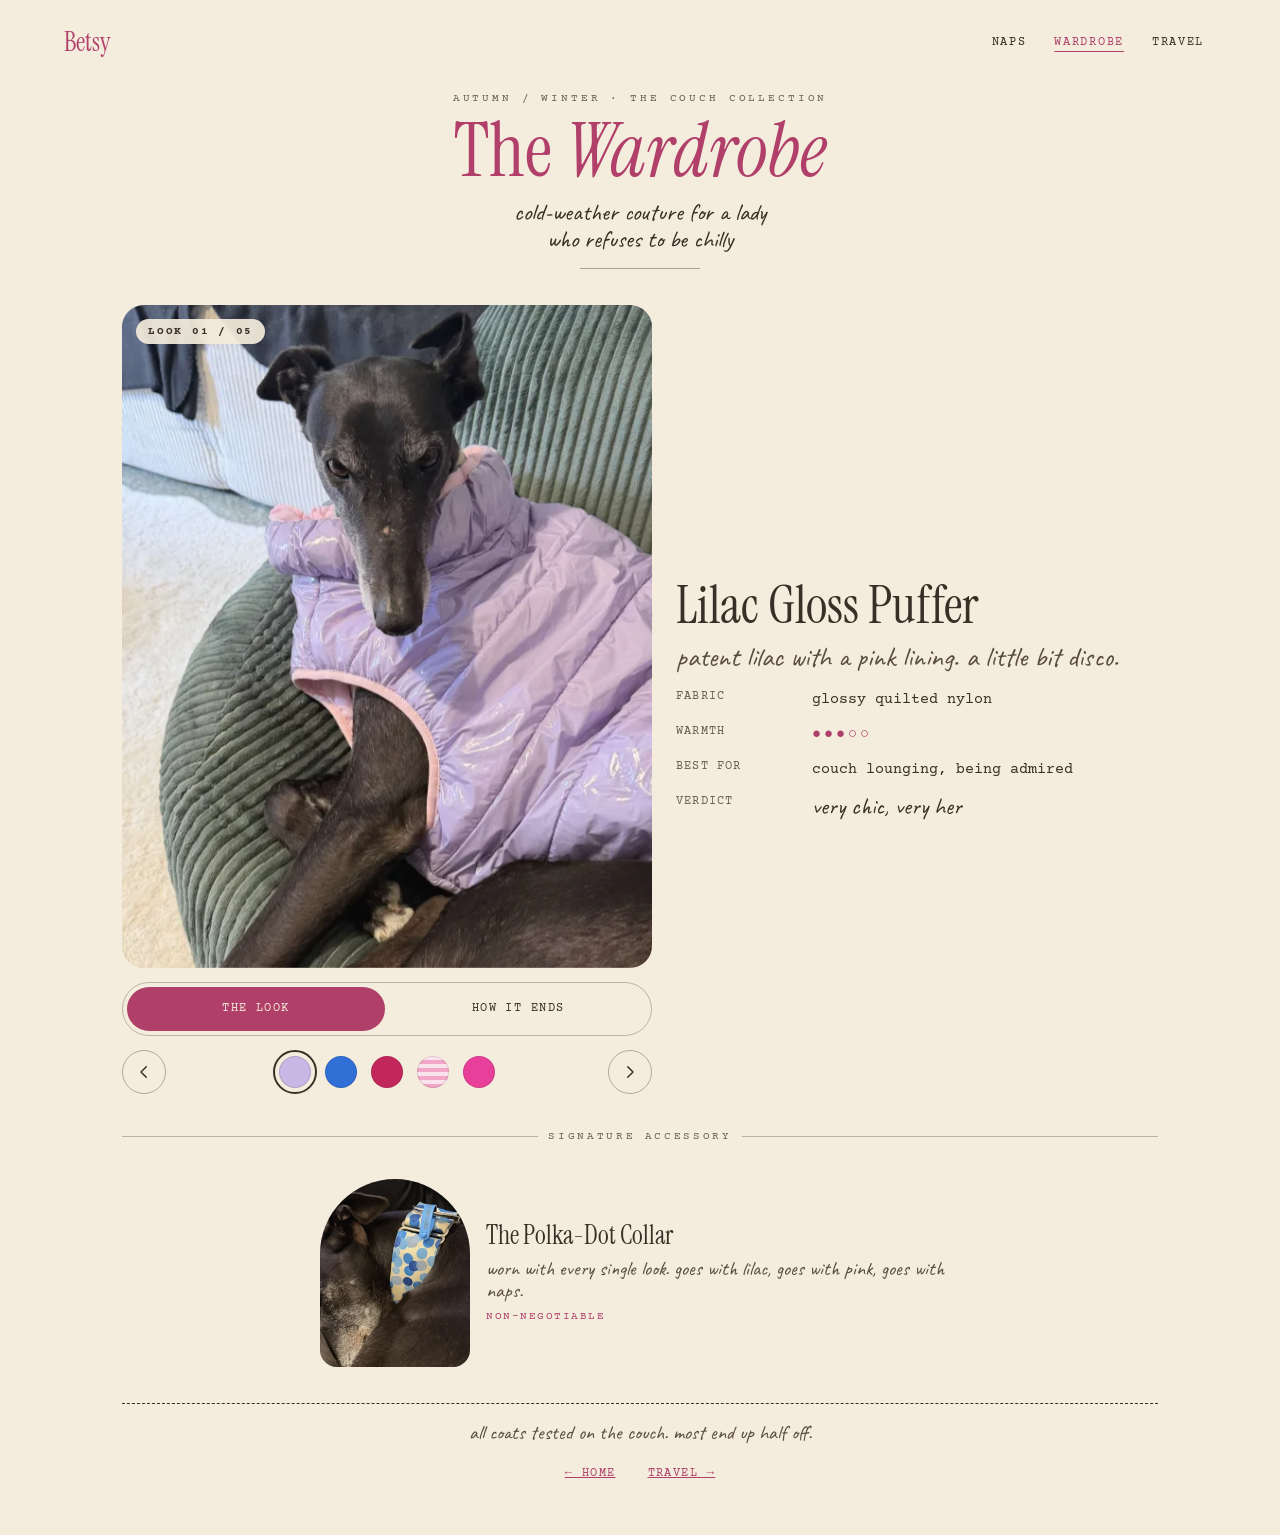
<file: wardrobe.html>
<!doctype html>
<html lang="en">
<head>
<meta charset="utf-8">
<meta name="viewport" content="width=device-width, initial-scale=1">
<title>Betsy's Wardrobe · greyhound coats, and how each one ends</title>
<meta name="description" content="The couch collection: a senior greyhound's winter coats, from a lilac gloss puffer to a hot pink sherpa, and what she looks like five minutes later.">
<meta name="theme-color" content="#F4ECDD">
<meta property="og:type" content="website">
<meta property="og:title" content="Betsy's Wardrobe · greyhound coats, and how each one ends">
<meta property="og:description" content="The couch collection: a senior greyhound's winter coats, from a lilac gloss puffer to a hot pink sherpa, and what she looks like five minutes later.">
<meta property="og:url" content="https://betsy-site.pages.dev/wardrobe">
<meta property="og:image" content="https://betsy-site.pages.dev/assets/img/og.jpg">
<meta property="og:image:width" content="1200">
<meta property="og:image:height" content="630">
<meta property="og:image:alt" content="Watercolor portrait of Betsy, a black senior greyhound">
<meta property="og:site_name" content="Betsy">
<meta name="twitter:image" content="https://betsy-site.pages.dev/assets/img/og.jpg">
<meta name="twitter:card" content="summary_large_image">
<link rel="canonical" href="https://betsy-site.pages.dev/wardrobe">
<link rel="icon" href="data:image/svg+xml,%3Csvg xmlns='http://www.w3.org/2000/svg' viewBox='0 0 24 24'%3E%3Cg fill='%23B03F69'%3E%3Cellipse cx='12' cy='16' rx='5' ry='4.2'/%3E%3Cellipse cx='5.5' cy='10' rx='2.1' ry='2.7'/%3E%3Cellipse cx='9.5' cy='6.5' rx='2.1' ry='2.8'/%3E%3Cellipse cx='14.5' cy='6.5' rx='2.1' ry='2.8'/%3E%3Cellipse cx='18.5' cy='10' rx='2.1' ry='2.7'/%3E%3C/g%3E%3C/svg%3E">
<link rel="preconnect" href="https://fonts.googleapis.com">
<link rel="preconnect" href="https://fonts.gstatic.com" crossorigin>
<link href="https://fonts.googleapis.com/css2?family=Courier+Prime:wght@400;700&family=Caveat:wght@500;700&family=Instrument+Serif:ital@0;1&display=swap" rel="stylesheet">
<link rel="stylesheet" href="assets/style.css?v=3">
</head>
<body>
<nav class="nav" aria-label="Main">
  <a class="nav__brand" href="index.html">Betsy</a>
  <div class="nav__links">
    <a href="naps.html">Naps</a>
    <a href="wardrobe.html" aria-current="page">Wardrobe</a>
    <a href="travel.html">Travel</a>
  </div>
</nav>

<main class="col col--wardrobe" style="gap:24px">
  <header class="page-head">
    <p class="kicker">autumn / winter · the couch collection</p>
    <h1>The <em>Wardrobe</em></h1>
    <p class="hand">cold-weather couture for a lady<br>who refuses to be chilly</p>
    <div class="rule"></div>
  </header>

  <section class="lookbook" aria-label="Lookbook" style="display:flex;flex-direction:column;gap:14px">
    <div class="look-photo" id="photo"></div>
    <div class="tabs" id="tabs" role="group" aria-label="Photo">
      <button type="button" data-tab="look" aria-pressed="true">the look</button>
      <button type="button" data-tab="end" aria-pressed="false">how it ends</button>
    </div>
    <div class="picker">
      <button class="arrow" type="button" data-step="-1" aria-label="Previous look">
        <svg viewBox="0 0 24 24" width="18" height="18" aria-hidden="true"><path d="M15 5l-7 7 7 7" fill="none" stroke="currentColor" stroke-width="2" stroke-linecap="round" stroke-linejoin="round"/></svg>
      </button>
      <div class="swatches" id="swatches" role="group" aria-label="Choose a coat"></div>
      <button class="arrow" type="button" data-step="1" aria-label="Next look">
        <svg viewBox="0 0 24 24" width="18" height="18" aria-hidden="true"><path d="M9 5l7 7-7 7" fill="none" stroke="currentColor" stroke-width="2" stroke-linecap="round" stroke-linejoin="round"/></svg>
      </button>
    </div>
  </section>

  <section class="look-info" id="info" aria-live="polite"></section>

  <div class="divider"><span>signature accessory</span></div>

  <section class="accessory" aria-label="Signature accessory">
    <img src="assets/img/coat-collar.webp" alt="Close-up of Betsy asleep wearing her blue polka-dot collar" loading="lazy">
    <div style="display:flex;flex-direction:column;gap:8px;min-width:0">
      <h2>The Polka-Dot Collar</h2>
      <p class="hand">worn with every single look. goes with lilac, goes with pink, goes with naps.</p>
      <small>non-negotiable</small>
    </div>
  </section>

  <footer class="page-foot">
    <p class="hand">all coats tested on the couch. most end up half off.</p>
    <div class="foot-links">
      <a href="index.html">← home</a>
      <a href="travel.html">travel →</a>
    </div>
  </footer>
</main>

<script>
(function () {
  var LOOKS = [
    { name: 'Lilac Gloss Puffer', swatch: '#C9B6E4',
      img: 'coat-lilac.webp', alt: 'Betsy lounging in a glossy lilac puffer with pink trim',
      after: 'coat-lilac_after.webp', afterAlt: 'Betsy in the lilac puffer leaning her head into a hand',
      caption: 'patent lilac with a pink lining. a little bit disco.', afterCaption: 'ends up leaning into your hand for pats.',
      fabric: 'glossy quilted nylon', warmth: 3, bestFor: 'couch lounging, being admired', verdict: 'very chic, very her' },
    { name: 'Cobalt Café Puffer', swatch: '#2F6FD6',
      img: 'coat-cobalt.webp', alt: 'Betsy standing in a bright cobalt blue puffer, looking up',
      after: 'coat-cobalt_after.webp', afterAlt: 'Betsy flat out on a café floor in the blue puffer',
      caption: 'the everyday coat. café-approved.', afterCaption: 'arrives at the café. lies down on the café floor.',
      fabric: 'shiny quilted puffer', warmth: 3, bestFor: 'coffee runs, people-watching', verdict: 'a classic for a reason' },
    { name: 'Raspberry Reversible', swatch: '#C2275B',
      img: 'coat-rasp.webp', alt: 'Betsy asleep on the couch with a raspberry puffer draped half off her',
      caption: 'two-tone, reversible, currently worn as a cape.',
      fabric: 'lightweight down, pink on the inside', warmth: 4, bestFor: 'dramatic indoor naps', verdict: 'technically still wearing it' },
    { name: 'Graduation Stripe Fleece', swatch: 'repeating-linear-gradient(0deg,#F2A6C8 0 4px,#FBE3EE 4px 8px)',
      img: 'coat-stripe.webp', alt: 'Betsy on the couch next to her pink striped graduate fleece coat',
      caption: 'her graduation robe. sentimental value: priceless.',
      fabric: 'soft striped fleece, with patch', warmth: 2, bestFor: 'indoor ceremonies, memories', verdict: 'the one with a story' },
    { name: 'Hot Pink Sherpa Coat', swatch: '#E8409A',
      img: 'coat-hotpink.webp', alt: 'Betsy at the park in a hot pink coat with a cream sherpa collar',
      after: 'coat-hotpink_after.webp', afterAlt: 'Betsy sprawled on her bed and the floor in the hot pink coat, legs in the air',
      caption: 'sherpa collar, reflective piping, park-ready.', afterCaption: 'home from the park. instantly horizontal.',
      fabric: 'waterproof shell, sherpa lining', warmth: 5, bestFor: 'cold winter walks', verdict: 'the warmest hug she owns' }
  ];
  var idx = 0, after = false;
  function pad(n) { return (n < 10 ? '0' : '') + n; }

  // preload every photo so switching is instant
  LOOKS.forEach(function (l) { [l.img, l.after].forEach(function (f) { if (f) { var i = new Image(); i.src = 'assets/img/' + f; } }); });

  var sw = document.getElementById('swatches');
  sw.innerHTML = LOOKS.map(function (l, i) {
    return '<button class="swatch" type="button" data-look="' + i + '" aria-label="' + l.name + '" aria-pressed="false"><i style="background:' + l.swatch + '"></i></button>';
  }).join('');

  function render() {
    var L = LOOKS[idx], end = after && !!L.after;
    document.getElementById('photo').innerHTML =
      '<img class="zoomin" src="assets/img/' + (end ? L.after : L.img) + '" alt="' + (end ? L.afterAlt : L.alt) + '">' +
      '<span class="look-no">LOOK ' + pad(idx + 1) + ' / ' + pad(LOOKS.length) + '</span>' +
      (end ? '<span class="ends-tag">how it ends</span>' : '');
    var tabs = document.getElementById('tabs');
    tabs.hidden = !L.after;
    tabs.querySelector('[data-tab="look"]').setAttribute('aria-pressed', !end);
    tabs.querySelector('[data-tab="end"]').setAttribute('aria-pressed', end);
    sw.querySelectorAll('.swatch').forEach(function (b, i) { b.setAttribute('aria-pressed', i === idx); });
    var dots = '';
    for (var k = 0; k < 5; k++) dots += k < L.warmth ? '●' : '○';
    document.getElementById('info').innerHTML =
      '<div class="pop" style="display:flex;flex-direction:column;gap:10px">' +
      '<h2>' + L.name + '</h2><p class="hand">' + (end ? L.afterCaption : L.caption) + '</p>' +
      '<dl class="specs"><dt>fabric</dt><dd>' + L.fabric + '</dd>' +
      '<dt>warmth</dt><dd class="dots" aria-label="warmth ' + L.warmth + ' out of 5">' + dots + '</dd>' +
      '<dt>best for</dt><dd>' + L.bestFor + '</dd>' +
      '<dt>verdict</dt><dd class="verdict">' + L.verdict + '</dd></dl></div>';
  }
  function go(i) { idx = (i + LOOKS.length) % LOOKS.length; after = false; render(); }

  document.addEventListener('click', function (e) {
    var t = e.target.closest('[data-look],[data-step],[data-tab]');
    if (!t) return;
    if (t.dataset.look) go(+t.dataset.look);
    else if (t.dataset.step) go(idx + +t.dataset.step);
    else { after = t.dataset.tab === 'end'; render(); }
  });
  // arrow keys switch looks (unless typing in a field)
  document.addEventListener('keydown', function (e) {
    if (e.altKey || e.ctrlKey || e.metaKey || /INPUT|TEXTAREA|SELECT/.test(e.target.tagName)) return;
    if (e.key === 'ArrowLeft') go(idx - 1);
    else if (e.key === 'ArrowRight') go(idx + 1);
  });
  // swipe left / right on the photo
  var x0 = null, photo = document.getElementById('photo');
  photo.addEventListener('touchstart', function (e) { x0 = e.touches[0].clientX; }, { passive: true });
  photo.addEventListener('touchend', function (e) {
    if (x0 === null) return;
    var dx = e.changedTouches[0].clientX - x0; x0 = null;
    if (Math.abs(dx) > 40) go(idx + (dx < 0 ? 1 : -1));
  });
  render();
})();
</script>
</body>
</html>
</file>
<file: assets/style.css>
[hidden]{display:none!important}
:root{
  --paper:#F4ECDD;--paper-2:#F6F1E6;--ink:#3A2E26;--ink-2:#5A4C42;--muted:#6B5D52;
  --pink:#B03F69;--pink-dark:#8E2F53;--pink-soft:#F7DDE6;--receipt:#FFFDF8;
  --serif:'Instrument Serif',Georgia,serif;--hand:'Caveat',cursive;--mono:'Courier Prime',ui-monospace,monospace;
}
*{box-sizing:border-box}
html{-webkit-text-size-adjust:100%}
body{margin:0;background:var(--paper);color:var(--ink);font-family:var(--mono)}
img{max-width:100%;display:block}
a{color:var(--pink)}a:hover{color:var(--pink-dark)}
button{font:inherit;cursor:pointer;color:inherit}
a:focus-visible,button:focus-visible{outline:2px dashed var(--pink);outline-offset:4px}
.sr-only{position:absolute;width:1px;height:1px;overflow:hidden;clip:rect(0 0 0 0);white-space:nowrap}

/* shared bits */
.nav{display:flex;flex-wrap:wrap;align-items:center;justify-content:space-between;gap:12px;padding:20px clamp(20px,5vw,64px)}
.nav__brand{font-family:var(--serif);font-size:26px;color:var(--pink);text-decoration:none}
.nav__links{display:flex;flex-wrap:wrap;gap:4px}
.nav__links a{display:inline-flex;align-items:center;min-height:44px;padding:0 12px;font-size:12px;letter-spacing:.14em;text-transform:uppercase;color:var(--ink);text-decoration:none}
.nav__links a[aria-current="page"]{color:var(--pink);text-decoration:underline;text-underline-offset:6px}
.col{width:100%;max-width:430px;margin:0 auto;padding:8px 22px 40px;display:flex;flex-direction:column;gap:28px}
.kicker{margin:0;font-size:11px;letter-spacing:.26em;text-transform:uppercase;color:var(--muted)}
.hand{font-family:var(--hand)}
.page-head{display:flex;flex-direction:column;align-items:center;gap:6px;text-align:center}
.page-head h1{margin:4px 0 0;font-family:var(--serif);font-weight:400;font-size:58px;line-height:.95;color:var(--pink)}
.page-head h1 em{font-style:italic}
.page-head p.hand{margin:6px 0 0;font-size:24px;line-height:1.1}
.rule{width:120px;height:1px;background:var(--ink);opacity:.4;margin-top:10px}
.divider{display:flex;align-items:center;gap:10px}
.divider::before,.divider::after{content:"";flex:1;height:1px;background:var(--ink);opacity:.3}
.divider span{font-size:11px;letter-spacing:.24em;text-transform:uppercase;color:var(--muted)}
.pill{font-size:10px;letter-spacing:.12em;text-transform:uppercase;border:1px solid var(--ink);border-radius:999px;padding:2px 8px}
.btn{display:inline-flex;align-items:center;justify-content:center;gap:10px;min-height:50px;padding:0 28px;border:none;border-radius:999px;background:var(--pink);color:var(--paper);font-size:13px;font-weight:700;letter-spacing:.1em;text-transform:uppercase;text-decoration:none}
.btn:hover{background:var(--pink-dark);color:var(--paper)}
.btn--ghost{background:transparent;color:var(--ink);border:1px solid rgba(58,46,38,.35);min-height:44px;font-weight:400;font-size:11px;letter-spacing:.16em;padding:0 18px}
.btn--ghost:hover{background:rgba(58,46,38,.06);color:var(--ink)}
.foot-links{display:flex;gap:8px;flex-wrap:wrap;justify-content:center}
.foot-links a{display:inline-flex;align-items:center;min-height:44px;padding:0 12px;font-size:12px;letter-spacing:.12em;text-transform:uppercase}

/* ---------- home ---------- */
.home{min-height:100vh;background:var(--paper-2);display:flex;flex-direction:column}
.hero{flex:1;display:flex;flex-wrap:wrap-reverse;align-items:center;justify-content:center;gap:clamp(16px,4vw,72px);padding:8px clamp(20px,5vw,64px) 48px;max-width:1240px;width:100%;margin:0 auto}
.hero__text{flex:1 1 300px;min-width:0;display:flex;flex-direction:column;gap:14px}
.hero__text h1{margin:0;font-family:var(--serif);font-weight:400;font-size:clamp(84px,14vw,168px);line-height:.85;color:var(--pink)}
.hero__text .hand{margin:0;font-size:clamp(22px,2.6vw,30px);line-height:1.15}
.hero__text .btn{align-self:flex-start;margin-top:8px}
.hero__art{flex:1 1 320px;min-width:0;display:flex;flex-direction:column;align-items:center;gap:10px}
.portrait{width:min(84vw,470px);height:auto;display:block;overflow:visible}
@keyframes stroke{from{stroke-dashoffset:1}to{stroke-dashoffset:0}}
@keyframes fade{from{opacity:0}to{opacity:1}}
@keyframes up{from{opacity:0;transform:translateY(24px)}to{opacity:1;transform:none}}
@keyframes bob{0%,100%{transform:translateY(0)}50%{transform:translateY(5px)}}
.portrait .s{fill:none;stroke:#fff;stroke-linecap:round;stroke-linejoin:round;stroke-dasharray:1 1;stroke-dashoffset:1;animation:stroke .75s cubic-bezier(.45,.05,.3,1) forwards}
.portrait .all{opacity:0;animation:fade 1.4s ease 4.1s forwards}
.up{opacity:0;animation:up .9s cubic-bezier(.2,.8,.2,1) forwards}
.bob{display:inline-block;animation:bob 1.8s ease-in-out infinite}

/* ---------- naps ---------- */
.nap-btn{position:relative;background:transparent;border:none;padding:6px;border-radius:24px;display:block;transition:transform .25s ease}
.nap-btn[aria-pressed="true"]{transform:scale(1.03);outline:2px dashed var(--pink);outline-offset:-2px}
.hero-nap,.hero-nap__inner{display:flex;flex-direction:column;align-items:center;gap:6px;text-align:center;width:100%}
.hero-nap{scroll-margin-top:16px}
.hero-nap img{width:320px;max-width:100%;transition:transform .8s cubic-bezier(.3,1.4,.5,1)}
.hero-nap img.flipped{transform:rotate(180deg)}
.nap-title{display:flex;align-items:center;gap:8px;margin-top:2px}
.nap-title h2{margin:0;font-size:18px}
.nap-desc{margin:0;font-family:var(--hand);font-size:21px;line-height:1.1;color:var(--ink-2)}
.nap-time{margin:2px 0 0;font-size:15px;font-weight:700;color:var(--pink)}
.flip-note{margin:0;font-family:var(--hand);font-size:18px;color:var(--pink);min-height:22px}
.nap-grid{display:grid;grid-template-columns:repeat(2,minmax(0,1fr));gap:26px 14px}
.nap-card{display:flex;flex-direction:column;align-items:center;gap:4px;text-align:center}
.nap-card img{width:150px;height:168px;object-fit:contain;margin:0 auto}
.nap-card .pill{font-size:9px;padding:1px 7px;margin-top:2px}
.nap-card h3{margin:2px 0 0;font-size:14px;line-height:1.2}
.nap-card .nap-desc{font-size:18px;line-height:1.05}
.nap-card .nap-time{font-size:13px}
.stamp-yes{position:absolute;top:4px;right:6px;width:50px;height:50px;border-radius:50%;border:2px solid var(--pink);color:var(--pink);display:flex;align-items:center;justify-content:center;font-family:var(--hand);font-size:19px;font-weight:700;transform:rotate(-12deg);background:rgba(244,236,221,.85)}
@keyframes wiggle{0%,100%{transform:rotate(0)}25%{transform:rotate(-3deg)}75%{transform:rotate(3deg)}}
@keyframes zz{0%{opacity:0;transform:translate(0,0) scale(.6)}20%{opacity:1}100%{opacity:0;transform:translate(18px,-46px) scale(1.2)}}
.wiggle{animation:wiggle .5s ease 2}
.z{position:absolute;font-family:var(--hand);font-weight:700;color:var(--pink);opacity:0;animation:zz 2.4s ease-out infinite;pointer-events:none}
.order{border-top:1px dashed var(--ink);padding-top:22px;display:flex;flex-direction:column;align-items:center;gap:14px;text-align:center}
.order__empty{margin:0;font-family:var(--hand);font-size:24px;color:var(--ink-2)}
.order__name{margin:-6px 0 0;font-family:var(--serif);font-size:34px;line-height:1}
.addons{display:grid;grid-template-columns:repeat(2,minmax(0,1fr));gap:10px;width:100%}
.addon{min-height:64px;display:flex;flex-direction:column;align-items:center;justify-content:center;gap:2px;padding:8px;border-radius:16px;border:1.5px dashed rgba(58,46,38,.45);background:transparent;transition:background .2s ease}
.addon b{font-size:13px}
.addon span{font-family:var(--hand);font-size:17px;line-height:1}
.addon[aria-pressed="true"]{border:1.5px solid var(--pink);background:var(--pink-soft);color:var(--pink-dark)}
.total{margin:6px 0 0;font-size:13px;color:var(--muted)}
.total strong{color:var(--pink);font-size:16px}
@keyframes print{from{clip-path:inset(0 0 100% 0);transform:translateY(-14px)}to{clip-path:inset(-40px -40px -40px -40px);transform:none}}
@keyframes stamp{0%{opacity:0;transform:rotate(-18deg) scale(2)}60%{opacity:1;transform:rotate(-14deg) scale(.92)}100%{opacity:1;transform:rotate(-14deg) scale(1)}}
@keyframes pop{from{opacity:0;transform:translateY(10px)}to{opacity:1;transform:none}}
.pop{animation:pop .45s ease both}
.printer{width:300px;height:10px;border-radius:6px;background:var(--ink);position:relative;z-index:1}
.receipt{position:relative;width:272px;margin-top:-20px;margin-bottom:30px;background:var(--receipt);box-shadow:0 8px 18px rgba(58,46,38,.12);padding:22px 20px 30px;text-align:left;font-size:12px;line-height:1.6;animation:print 1.6s steps(14,end) both}
.receipt .row{display:flex;justify-content:space-between;gap:8px}
.receipt .sub{padding-left:14px}
.receipt hr{border:0;border-top:1px dashed var(--ink);margin:8px 0}
.receipt__head{margin:0;text-align:center;font-weight:700;letter-spacing:.2em}
.receipt__meta{margin:0 0 8px;text-align:center;font-size:10px;color:var(--muted)}
.receipt__thanks{margin:6px 0 0;font-family:var(--hand);font-size:19px;line-height:1.1;text-align:center}
.receipt::after{content:"";position:absolute;left:0;right:0;bottom:-8px;height:9px;background:linear-gradient(-45deg,transparent 6px,var(--receipt) 0) 0 0/12px 9px repeat-x,linear-gradient(45deg,transparent 6px,var(--receipt) 0) 0 0/12px 9px repeat-x}
.paw-stamp{position:absolute;right:-22px;bottom:-36px;width:76px;height:76px;border-radius:50%;border:2px solid var(--pink);color:var(--pink);display:flex;flex-direction:column;align-items:center;justify-content:center;background:rgba(255,253,248,.85);opacity:0;animation:stamp .5s ease-out 1.7s forwards}
.paw-stamp span{font-size:8px;font-weight:700;letter-spacing:.12em}
.asleep{margin:8px 0 0;font-family:var(--serif);font-style:italic;font-size:28px;line-height:1.05;color:var(--pink);animation-delay:1.9s}

/* ---------- wardrobe ---------- */
.look-photo{position:relative;width:100%;aspect-ratio:4/5;border-radius:22px;overflow:hidden;background:#E7DCC8}
.look-photo img{width:100%;height:100%;object-fit:cover}
@keyframes zoomin{from{opacity:0;transform:scale(1.04)}to{opacity:1;transform:none}}
.zoomin{animation:zoomin .5s ease both}
.look-no{position:absolute;left:14px;top:14px;padding:6px 12px;border-radius:999px;background:rgba(244,236,221,.92);font-size:11px;font-weight:700;letter-spacing:.16em}
.ends-tag{position:absolute;right:14px;bottom:14px;padding:4px 12px;border-radius:999px;background:var(--pink);color:var(--paper);font-family:var(--hand);font-size:20px;transform:rotate(-4deg)}
.tabs{display:grid;grid-template-columns:repeat(2,minmax(0,1fr));gap:4px;padding:4px;border-radius:999px;border:1px solid rgba(58,46,38,.3)}
.tabs button{min-height:44px;border:none;border-radius:999px;font-size:12px;letter-spacing:.12em;text-transform:uppercase;background:transparent}
.tabs button[aria-pressed="true"]{background:var(--pink);color:var(--paper)}
.picker{display:flex;align-items:center;justify-content:space-between;gap:8px}
.arrow{width:44px;height:44px;border-radius:50%;border:1px solid rgba(58,46,38,.35);background:transparent;display:flex;align-items:center;justify-content:center;flex-shrink:0}
.swatches{display:flex;gap:2px}
.swatch{width:44px;height:44px;border-radius:50%;padding:0;background:transparent;display:flex;align-items:center;justify-content:center;border:2px solid transparent;transition:border-color .2s ease}
.swatch[aria-pressed="true"]{border-color:var(--ink)}
.swatch i{width:32px;height:32px;border-radius:50%;display:block;box-shadow:inset 0 0 0 1px rgba(58,46,38,.15)}
.look-info{display:flex;flex-direction:column;gap:10px}
.look-info h2{margin:0;font-family:var(--serif);font-weight:400;font-size:36px;line-height:1}
.look-info .hand{margin:0;font-size:22px;line-height:1.1;color:var(--ink-2)}
.specs{margin:6px 0 0;display:grid;grid-template-columns:96px minmax(0,1fr);gap:8px 12px;font-size:13px;line-height:1.4}
.specs dt{color:var(--muted);text-transform:uppercase;letter-spacing:.1em;font-size:11px}
.specs dd{margin:0}
.specs .dots{color:var(--pink);letter-spacing:.2em}
.specs .verdict{font-family:var(--hand);font-size:20px;line-height:1}
.accessory{display:flex;gap:16px;align-items:center}
.accessory img{width:150px;height:188px;object-fit:cover;border-radius:80px 80px 18px 18px;flex-shrink:0}
.accessory h2{margin:0;font-family:var(--serif);font-weight:400;font-size:26px;line-height:1.05}
.accessory .hand{margin:0;font-size:20px;line-height:1.1;color:var(--ink-2)}
.accessory small{font-size:11px;letter-spacing:.14em;text-transform:uppercase;color:var(--pink)}
.page-foot{border-top:1px dashed var(--ink);padding-top:16px;display:flex;flex-direction:column;align-items:center;gap:6px;text-align:center}
.page-foot .hand{margin:0;font-size:20px;color:var(--ink-2)}
.tiny{margin:0;font-size:10px;letter-spacing:.2em;text-transform:uppercase;color:var(--muted)}

/* naps: wider layout on tablets / desktops */
@media (min-width:768px){
  .col--wide{max-width:1200px;gap:40px}
  .col--wide .page-head h1{font-size:76px}
  .col--wide .hero-nap img{width:420px}
  .col--wide .hero-nap .nap-title h2{font-size:24px}
  .col--wide .hero-nap .nap-desc{font-size:26px}
  .col--wide .hero-nap .nap-time{font-size:18px}
  .col--wide .nap-grid{grid-template-columns:repeat(4,minmax(0,1fr));gap:36px 28px}
  .col--wide .nap-card img{width:100%;max-width:250px;height:260px}
  .col--wide .nap-card h3{font-size:16px}
  .col--wide .nap-card .nap-desc{font-size:20px}
  .col--wide .order{width:100%;max-width:560px;align-self:center}
}

/* wardrobe: wider single column on tablets, photo + details side by side on desktops */
@media (min-width:768px){
  .col--wardrobe{max-width:640px}
  .col--wardrobe .page-head h1{font-size:76px}
}
@media (min-width:960px){
  .col--wardrobe{display:grid;max-width:1080px;grid-template-columns:minmax(0,1.1fr) minmax(0,1fr);column-gap:56px;row-gap:36px!important;align-items:start}
  .col--wardrobe > *{grid-column:1/-1}
  .col--wardrobe > .lookbook{grid-column:1;grid-row:2}
  .col--wardrobe > .look-info{grid-column:2;grid-row:2;align-self:center}
  .col--wardrobe .look-info h2{font-size:52px}
  .col--wardrobe .look-info .hand{font-size:28px}
  .col--wardrobe .specs{grid-template-columns:120px minmax(0,1fr);gap:14px 16px;font-size:15px}
  .col--wardrobe .specs dt{font-size:12px}
  .col--wardrobe .specs .verdict{font-size:24px}
  .col--wardrobe .accessory{width:100%;max-width:640px;justify-self:center}
}

@media (prefers-reduced-motion:reduce){
  *,*::before,*::after{animation-duration:.01s!important;animation-delay:0s!important;animation-iteration-count:1!important;transition:none!important}
  .portrait .s{stroke-dashoffset:0}
  .z{display:none}
}
</file>
